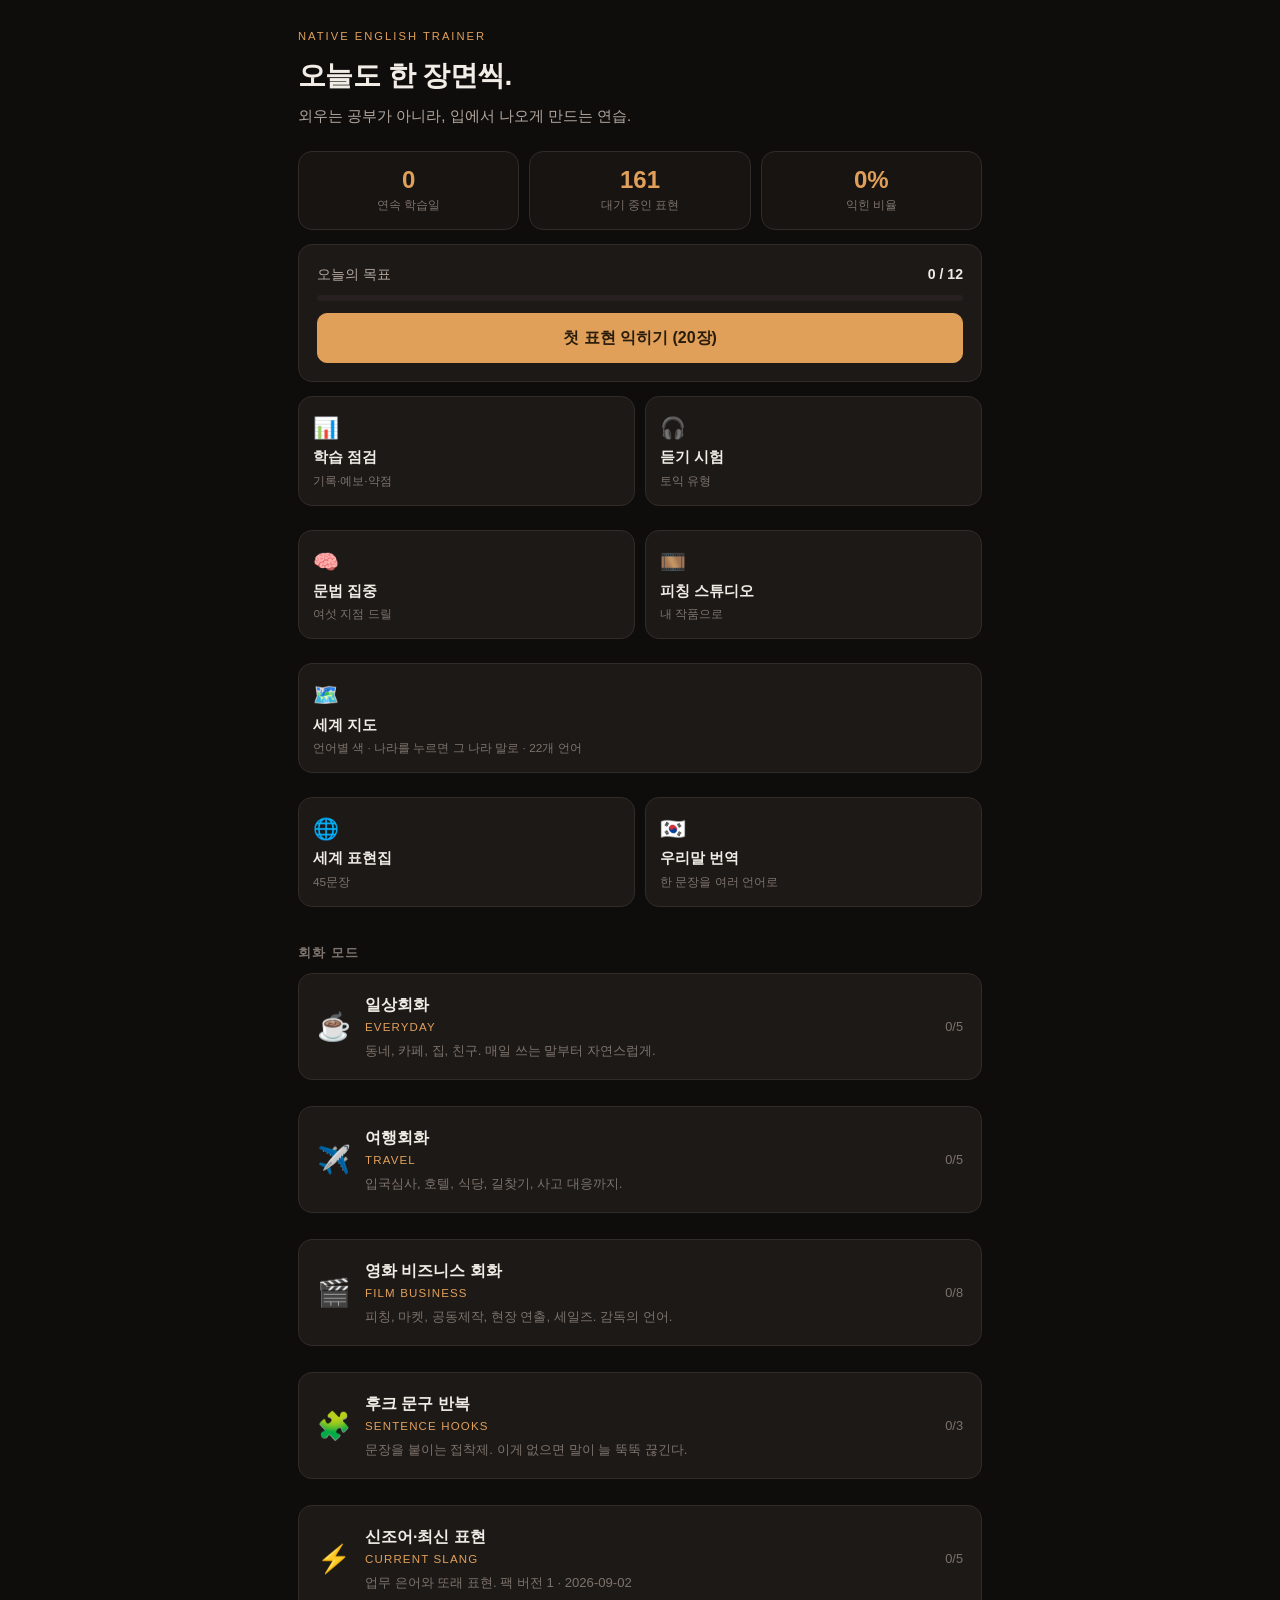
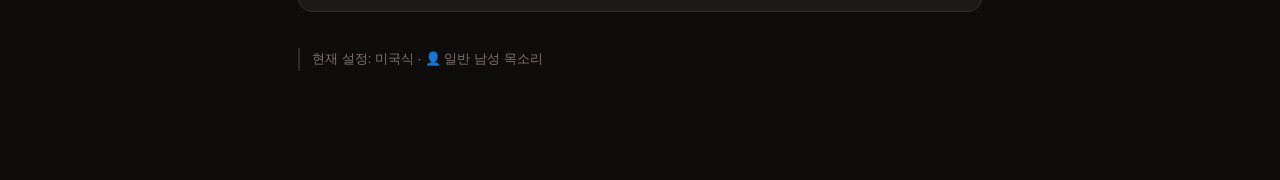
<file: index.html>
<!DOCTYPE html>
<html lang="ko">
<head>
<meta charset="utf-8">
<meta name="viewport" content="width=device-width, initial-scale=1, viewport-fit=cover">
<meta name="theme-color" content="#0f0d0c">
<title>Native English Trainer</title>
<link rel="stylesheet" href="assets/style.css">
<link rel="stylesheet" href="assets/themes.css">
<link rel="manifest" href="manifest.webmanifest">
<link rel="apple-touch-icon" href="assets/icon-192.png">
<meta name="apple-mobile-web-app-capable" content="yes">
<meta name="apple-mobile-web-app-status-bar-style" content="black-translucent">
<meta name="apple-mobile-web-app-title" content="English">
<link rel="icon" href="data:image/svg+xml,<svg xmlns='http://www.w3.org/2000/svg' viewBox='0 0 100 100'><text y='.9em' font-size='90'>🎬</text></svg>">
</head>
<body>
  <main id="app"></main>

  <script src="js/version.js"></script>

  <!-- 학습 내용 -->
  <script src="js/data/daily.js"></script>
  <script src="js/data/travel.js"></script>
  <script src="js/data/film.js"></script>
  <script src="js/data/focus.js"></script>
  <script src="js/data/slang.js"></script>
  <script src="js/data/exam.js"></script>
  <script src="js/data/dialect.js"></script>
  <script src="js/data/personas.js"></script>
  <script src="js/data/multi.js"></script>
  <script src="js/data/multi-world.js"></script>
  <script src="js/data/countries.js"></script>
  <script src="js/data/world-map.js"></script>

  <!-- 엔진 -->
  <script src="js/store.js"></script>
  <script src="js/srs.js"></script>
  <script src="js/speech.js"></script>
  <script src="js/ui.js"></script>
  <script src="js/generator.js"></script>
  <script src="js/autopack.js"></script>
  <script src="js/data/derived.js"></script>

  <!-- 화면 -->
  <script src="js/ai.js"></script>
  <script src="js/multilang.js"></script>
  <script src="js/worldmap.js"></script>
  <script src="js/translate.js"></script>
  <script src="js/views.js"></script>
  <script src="js/app.js"></script>

  <script>
    // 오프라인 캐시. file://로 열었을 때는 등록되지 않으니 조용히 넘어간다.
    if ('serviceWorker' in navigator && location.protocol.startsWith('http')) {
      // 처음 설치할 때도 제어권이 넘어오므로, 원래 관리자가 있었을 때만 "새 버전" 알림을 띄운다
      var hadController = !!navigator.serviceWorker.controller;

      navigator.serviceWorker.addEventListener('controllerchange', function () {
        if (!hadController || document.getElementById('update-bar')) return;
        var bar = document.createElement('div');
        bar.id = 'update-bar';
        bar.className = 'update-bar';
        bar.innerHTML = '<span>새 버전이 준비됐다</span><button type="button">지금 적용</button>';
        bar.querySelector('button').onclick = function () { location.reload(); };
        document.body.appendChild(bar);
      });

      window.addEventListener('load', function () {
        navigator.serviceWorker.register('sw.js').then(function (reg) {
          // 앱을 오래 켜둔 채로 쓰는 경우를 위해 한 시간마다 새 버전을 확인한다
          setInterval(function () { reg.update().catch(function () {}); }, 60 * 60 * 1000);
        }).catch(function () { /* 캐시 없이도 앱은 동작한다 */ });
      });
    }
  </script>
</body>
</html>
</file>
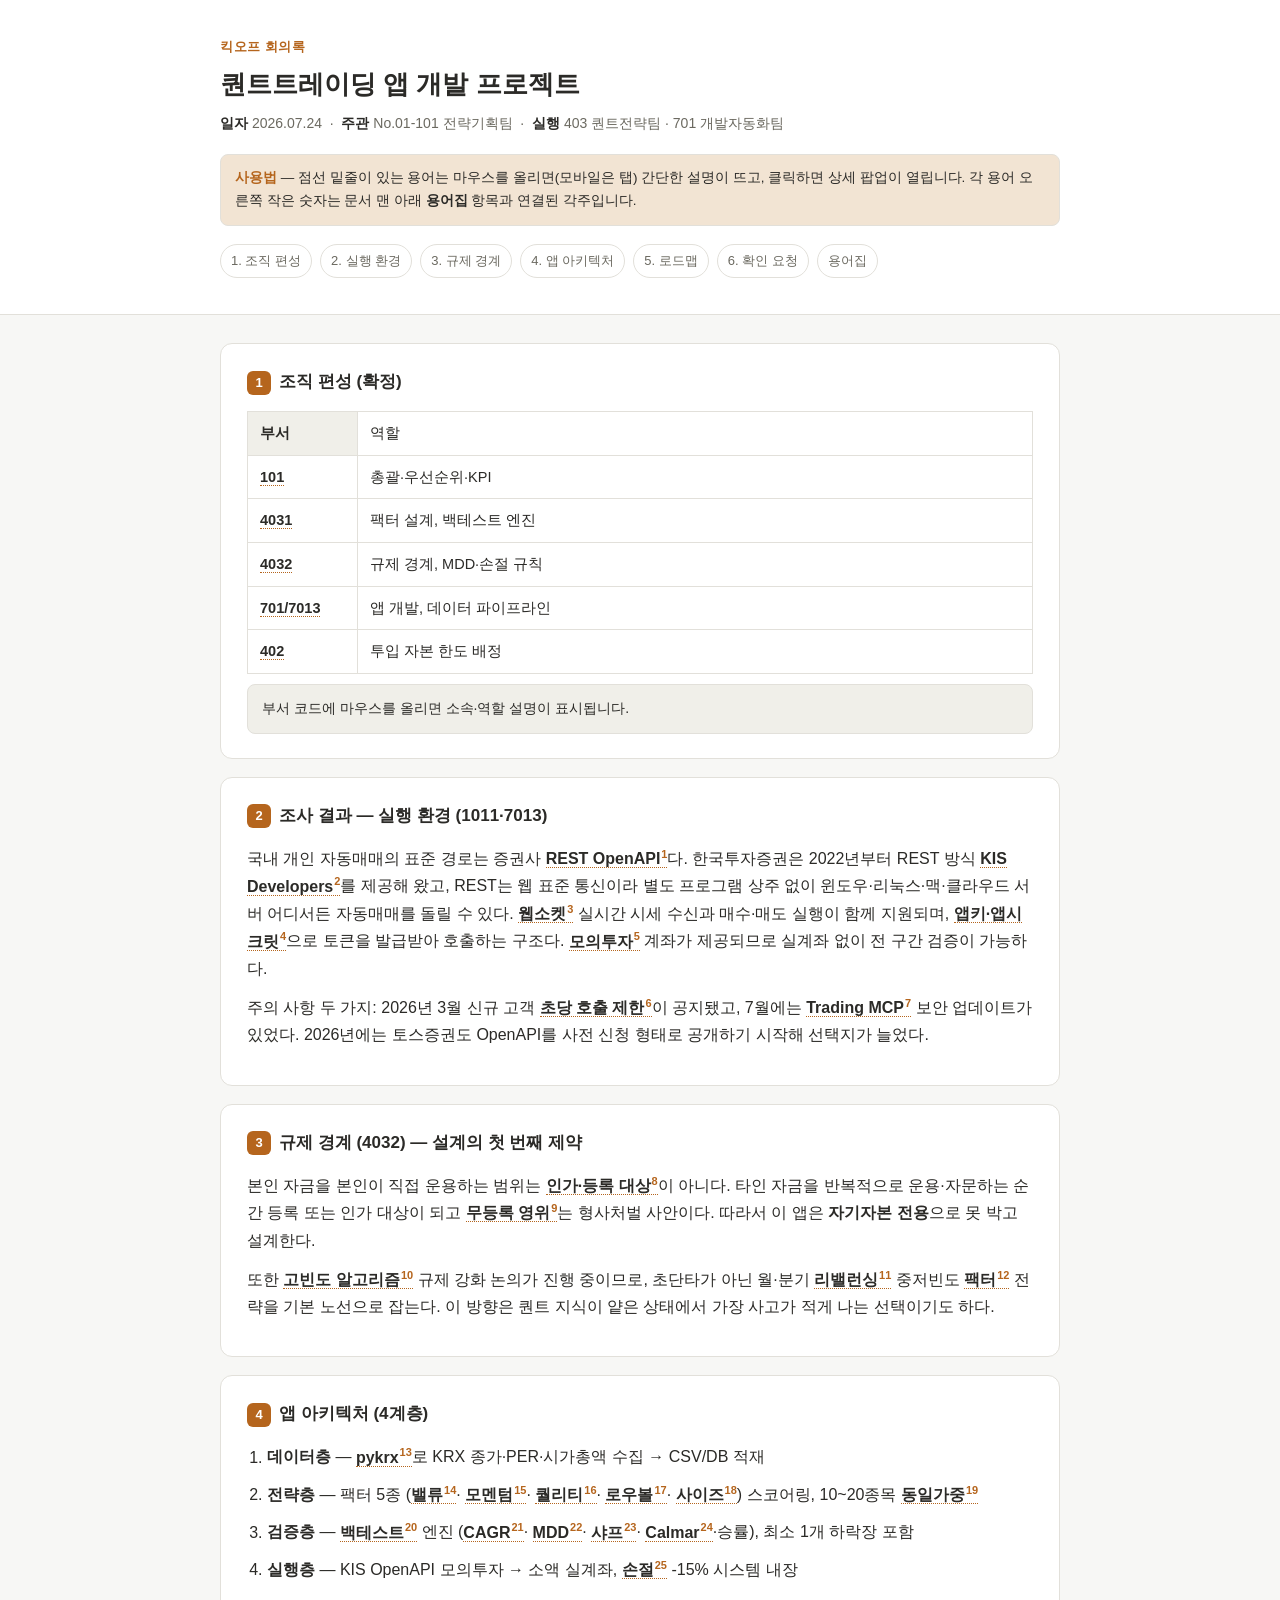
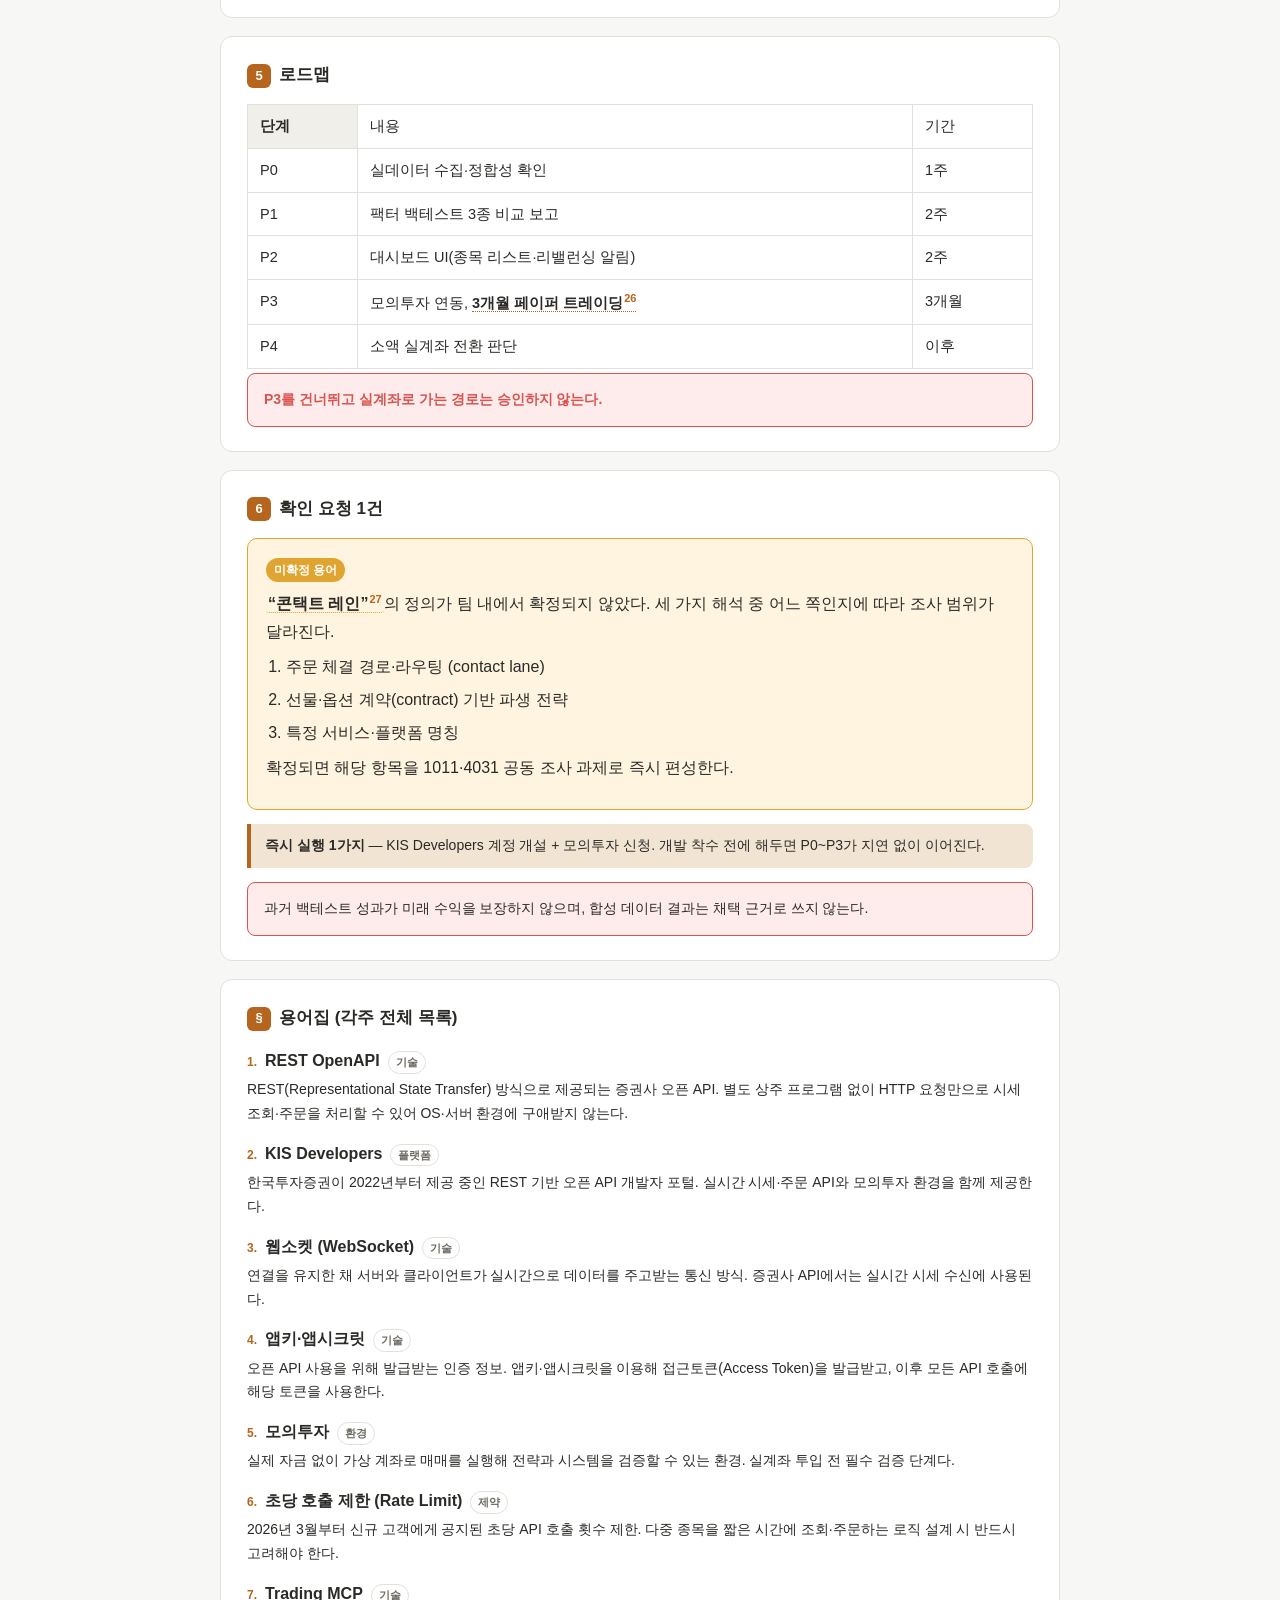
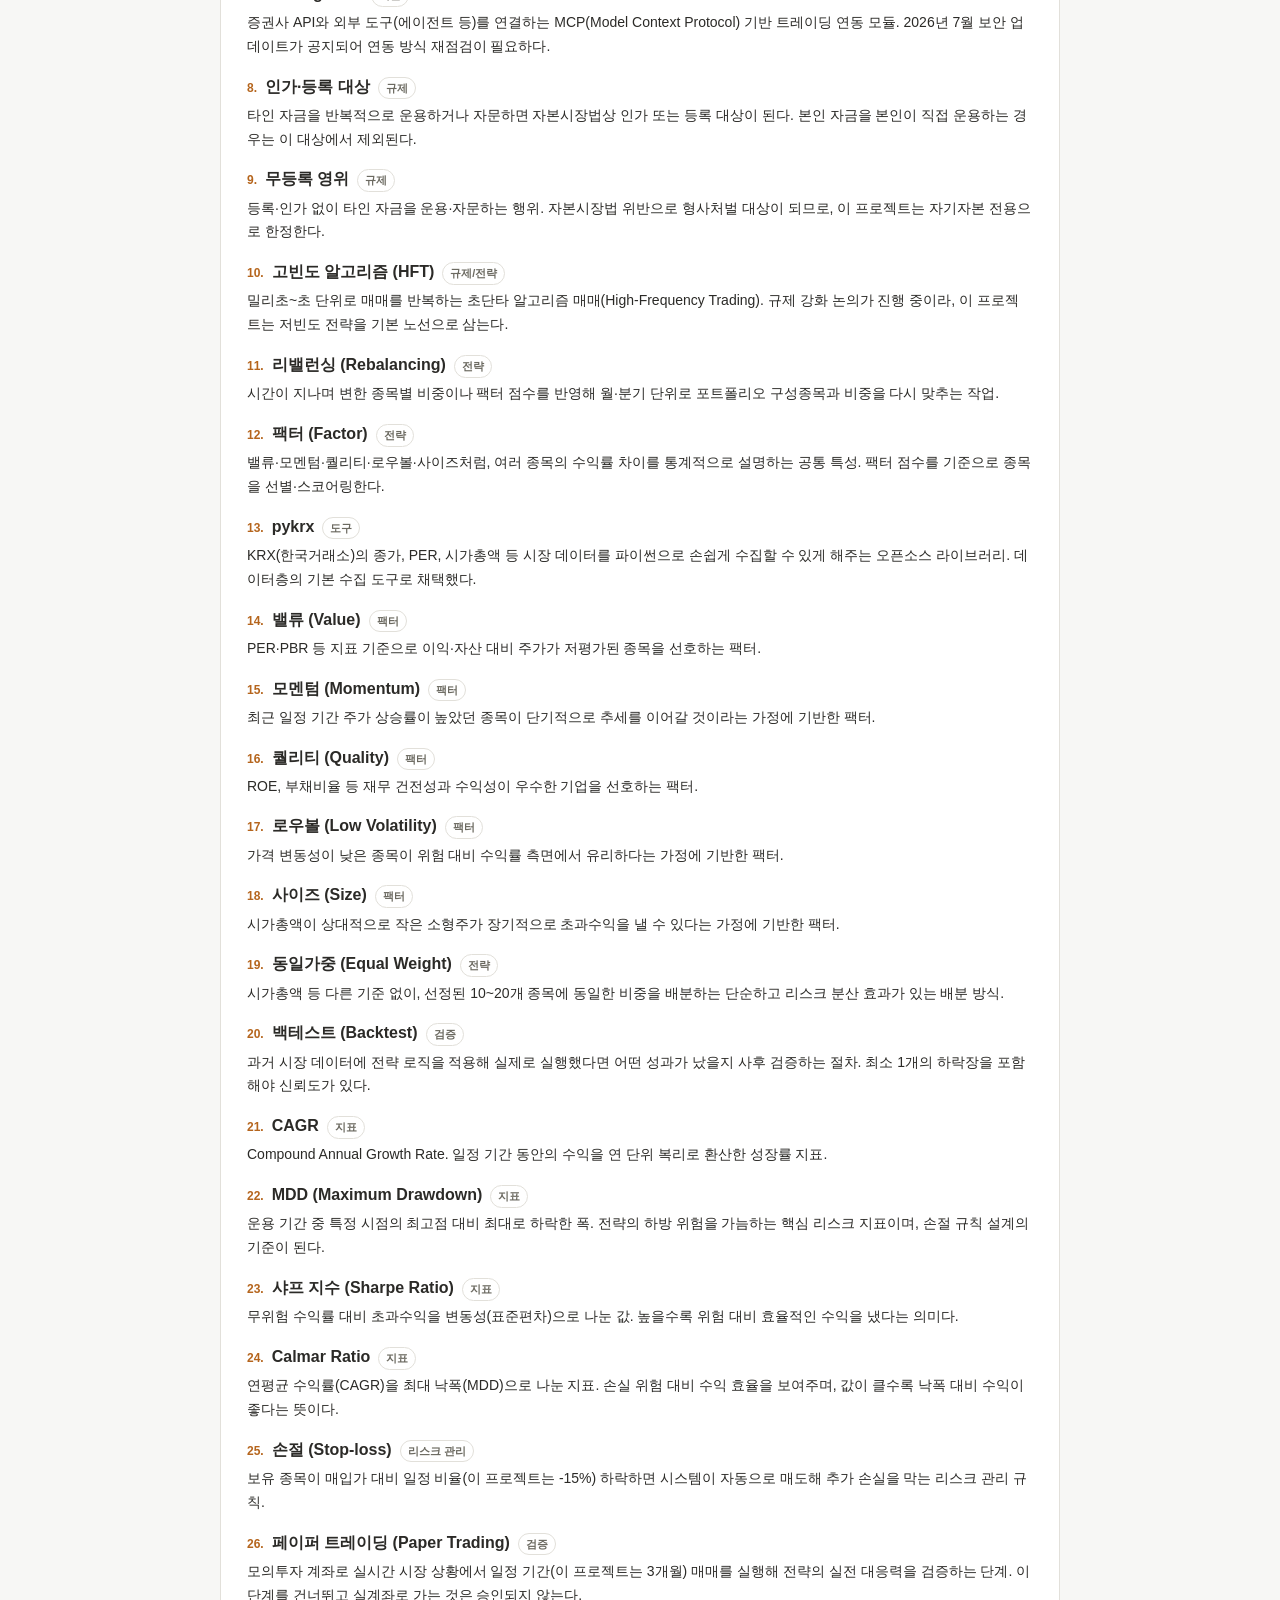
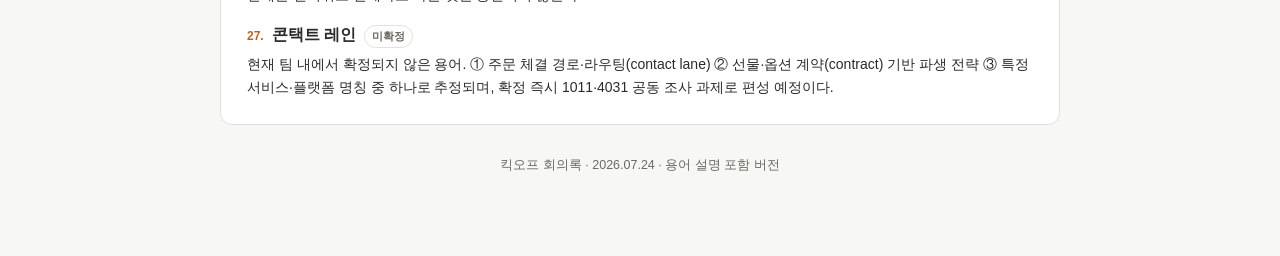
<file: docs/2026-07-24-kickoff-quant-app.html>
<!DOCTYPE html>
<html lang="ko">
<head>
<meta charset="UTF-8">
<meta name="viewport" content="width=device-width, initial-scale=1.0">
<title>킥오프 회의록 — 퀀트트레이딩 앱 개발 프로젝트 (2026.07.24)</title>
<style>
  :root{
    --bg:#f7f7f5;
    --panel:#ffffff;
    --border:#e2e0da;
    --text:#2b2a27;
    --muted:#6b6960;
    --accent:#b5651d;
    --accent-soft:#f2e4d3;
    --term-underline:#b5651d;
    --pending-bg:#fff4e0;
    --pending-border:#e0a531;
    --warn-bg:#fdeceb;
    --warn-border:#d9534f;
    --code-bg:#f0efe9;
    --shadow: 0 6px 24px rgba(0,0,0,0.08);
  }
  @media (prefers-color-scheme: dark){
    :root{
      --bg:#1b1a18;
      --panel:#242320;
      --border:#3a3833;
      --text:#e9e6de;
      --muted:#a8a49a;
      --accent:#e0a24c;
      --accent-soft:#3a2f1f;
      --term-underline:#e0a24c;
      --pending-bg:#3a2e12;
      --pending-border:#c98a2c;
      --warn-bg:#3a1f1d;
      --warn-border:#c76b64;
      --code-bg:#2c2a26;
      --shadow: 0 6px 24px rgba(0,0,0,0.35);
    }
  }
  *{box-sizing:border-box;}
  body{
    margin:0;
    background:var(--bg);
    color:var(--text);
    font-family:"Pretendard","Apple SD Gothic Neo","Malgun Gothic",-apple-system,BlinkMacSystemFont,sans-serif;
    line-height:1.7;
    padding:0 0 80px;
  }
  .wrap{max-width:880px;margin:0 auto;padding:0 20px;}
  header.hero{
    background:var(--panel);
    border-bottom:1px solid var(--border);
    padding:36px 0 28px;
    margin-bottom:28px;
  }
  header.hero .wrap{max-width:880px;}
  .eyebrow{
    font-size:13px;
    color:var(--accent);
    font-weight:700;
    letter-spacing:.04em;
    text-transform:uppercase;
    margin-bottom:8px;
  }
  h1{font-size:26px;margin:0 0 10px;line-height:1.4;}
  .meta{color:var(--muted);font-size:14px;}
  .meta b{color:var(--text);}
  .howto{
    margin-top:18px;
    padding:12px 14px;
    background:var(--accent-soft);
    border:1px solid var(--border);
    border-radius:8px;
    font-size:13.5px;
    color:var(--text);
  }
  .howto strong{color:var(--accent);}
  nav.toc{
    display:flex;
    flex-wrap:wrap;
    gap:8px;
    margin:18px 0 8px;
  }
  nav.toc a{
    font-size:13px;
    padding:5px 10px;
    border:1px solid var(--border);
    border-radius:999px;
    color:var(--muted);
    text-decoration:none;
    background:var(--panel);
  }
  nav.toc a:hover{color:var(--accent);border-color:var(--accent);}

  section{
    background:var(--panel);
    border:1px solid var(--border);
    border-radius:12px;
    padding:24px 26px;
    margin-bottom:18px;
    scroll-margin-top:16px;
  }
  section h2{
    font-size:17px;
    margin:0 0 14px;
    display:flex;
    align-items:center;
    gap:8px;
  }
  section h2 .num{
    display:inline-flex;
    align-items:center;
    justify-content:center;
    width:24px;height:24px;
    border-radius:6px;
    background:var(--accent);
    color:#fff;
    font-size:13px;
    font-weight:700;
  }
  p{margin:0 0 12px;}
  table{width:100%;border-collapse:collapse;font-size:14.5px;}
  th,td{border:1px solid var(--border);padding:9px 12px;text-align:left;vertical-align:top;}
  th{background:var(--code-bg);font-weight:700;width:110px;}
  ol.arch{margin:0;padding-left:20px;}
  ol.arch li{margin-bottom:10px;}

  .note-box{
    border:1px solid var(--border);
    background:var(--code-bg);
    border-radius:8px;
    padding:12px 14px;
    font-size:14px;
    margin-top:10px;
  }
  .warn-box{
    border:1px solid var(--warn-border);
    background:var(--warn-bg);
    border-radius:8px;
    padding:14px 16px;
    font-size:14px;
    margin-top:4px;
  }
  .warn-box b{color:var(--warn-border);}

  .pending-box{
    border:1px solid var(--pending-border);
    background:var(--pending-bg);
    border-radius:10px;
    padding:16px 18px;
    margin-top:8px;
  }
  .pending-box .tag{
    display:inline-block;
    font-size:12px;
    font-weight:700;
    color:#fff;
    background:var(--pending-border);
    padding:2px 8px;
    border-radius:999px;
    margin-bottom:8px;
  }
  .pending-box ol{margin:8px 0 0;padding-left:20px;}
  .pending-box li{margin-bottom:6px;}

  .action-box{
    border-left:4px solid var(--accent);
    padding:10px 14px;
    background:var(--accent-soft);
    border-radius:0 8px 8px 0;
    font-size:14px;
    margin-top:14px;
  }

  /* --- 용어 하이라이트 & 각주 --- */
  .term{
    border-bottom:1.5px dotted var(--term-underline);
    cursor:help;
    color:inherit;
    position:relative;
    font-weight:600;
  }
  .term:hover, .term:focus{
    background:var(--accent-soft);
    outline:none;
  }
  .term.pending-term{
    border-bottom-color:var(--pending-border);
    background:var(--pending-bg);
    padding:0 2px;
    border-radius:3px;
  }
  sup.fn{
    font-size:11px;
    color:var(--accent);
    margin-left:1px;
    text-decoration:none;
  }
  sup.fn a{color:inherit;text-decoration:none;}

  #tooltip{
    position:fixed;
    max-width:280px;
    background:var(--text);
    color:var(--bg);
    font-size:12.5px;
    line-height:1.5;
    padding:8px 10px;
    border-radius:6px;
    box-shadow:var(--shadow);
    pointer-events:none;
    opacity:0;
    transform:translateY(4px);
    transition:opacity .12s ease, transform .12s ease;
    z-index:60;
  }
  #tooltip.show{opacity:1;transform:translateY(0);}

  /* --- 모달 --- */
  .modal-overlay{
    position:fixed;inset:0;
    background:rgba(0,0,0,.45);
    display:none;
    align-items:center;justify-content:center;
    z-index:100;
    padding:20px;
  }
  .modal-overlay.open{display:flex;}
  .modal{
    background:var(--panel);
    border:1px solid var(--border);
    border-radius:12px;
    max-width:460px;
    width:100%;
    padding:22px 24px;
    box-shadow:var(--shadow);
    position:relative;
  }
  .modal .cat{
    display:inline-block;
    font-size:11px;
    font-weight:700;
    color:var(--accent);
    background:var(--accent-soft);
    padding:2px 8px;
    border-radius:999px;
    margin-bottom:10px;
  }
  .modal h3{margin:0 0 10px;font-size:18px;}
  .modal p{font-size:14px;color:var(--text);margin-bottom:8px;}
  .modal .close{
    position:absolute;top:14px;right:16px;
    background:none;border:none;
    font-size:18px;cursor:pointer;color:var(--muted);
    line-height:1;
  }
  .modal .close:hover{color:var(--accent);}

  /* --- 용어집 --- */
  #glossary dl{margin:0;}
  #glossary dt{
    font-weight:700;
    margin-top:14px;
    scroll-margin-top:16px;
    display:flex;
    align-items:baseline;
    gap:8px;
  }
  #glossary dt .gnum{color:var(--accent);font-size:12px;font-weight:700;}
  #glossary dt .gcat{
    font-size:11px;font-weight:600;color:var(--muted);
    border:1px solid var(--border);border-radius:999px;padding:1px 7px;
  }
  #glossary dd{margin:4px 0 0;color:var(--text);font-size:14px;}
  #glossary dd.short{color:var(--muted);font-size:12.5px;margin-top:2px;}
  #glossary dt.flash{background:var(--accent-soft);border-radius:6px;}

  .orgcodes{font-size:14px;}
  .orgcodes table{margin-top:6px;}

  footer.pagefoot{
    text-align:center;
    color:var(--muted);
    font-size:12.5px;
    margin-top:30px;
  }
</style>
</head>
<body>

<header class="hero">
  <div class="wrap">
    <div class="eyebrow">킥오프 회의록</div>
    <h1>퀀트트레이딩 앱 개발 프로젝트</h1>
    <div class="meta">
      <b>일자</b> 2026.07.24 &nbsp;·&nbsp;
      <b>주관</b> No.01-101 전략기획팀 &nbsp;·&nbsp;
      <b>실행</b> 403 퀀트전략팀 · 701 개발자동화팀
    </div>
    <div class="howto">
      <strong>사용법</strong> — 점선 밑줄이 있는 용어는 마우스를 올리면(모바일은 탭) 간단한 설명이 뜨고, 클릭하면 상세 팝업이 열립니다. 각 용어 오른쪽 작은 숫자는 문서 맨 아래 <b>용어집</b> 항목과 연결된 각주입니다.
    </div>
    <nav class="toc">
      <a href="#s1">1. 조직 편성</a>
      <a href="#s2">2. 실행 환경</a>
      <a href="#s3">3. 규제 경계</a>
      <a href="#s4">4. 앱 아키텍처</a>
      <a href="#s5">5. 로드맵</a>
      <a href="#s6">6. 확인 요청</a>
      <a href="#glossary">용어집</a>
    </nav>
  </div>
</header>

<div class="wrap">

  <section id="s1">
    <h2><span class="num">1</span>조직 편성 (확정)</h2>
    <table>
      <tr><th>부서</th><td>역할</td></tr>
      <tr>
        <td><span class="term" tabindex="0" data-term="org-101">101</span></td>
        <td>총괄·우선순위·KPI</td>
      </tr>
      <tr>
        <td><span class="term" tabindex="0" data-term="org-4031">4031</span></td>
        <td>팩터 설계, 백테스트 엔진</td>
      </tr>
      <tr>
        <td><span class="term" tabindex="0" data-term="org-4032">4032</span></td>
        <td>규제 경계, MDD·손절 규칙</td>
      </tr>
      <tr>
        <td><span class="term" tabindex="0" data-term="org-701">701/7013</span></td>
        <td>앱 개발, 데이터 파이프라인</td>
      </tr>
      <tr>
        <td><span class="term" tabindex="0" data-term="org-402">402</span></td>
        <td>투입 자본 한도 배정</td>
      </tr>
    </table>
    <div class="note-box orgcodes">
      부서 코드에 마우스를 올리면 소속·역할 설명이 표시됩니다.
    </div>
  </section>

  <section id="s2">
    <h2><span class="num">2</span>조사 결과 — 실행 환경 (1011·7013)</h2>
    <p>
      국내 개인 자동매매의 표준 경로는 증권사
      <span class="term" tabindex="0" data-term="rest-api">REST OpenAPI<sup class="fn"><a href="#g-rest-api">1</a></sup></span>다.
      한국투자증권은 2022년부터 REST 방식
      <span class="term" tabindex="0" data-term="kis-dev">KIS Developers<sup class="fn"><a href="#g-kis-dev">2</a></sup></span>를
      제공해 왔고, REST는 웹 표준 통신이라 별도 프로그램 상주 없이 윈도우·리눅스·맥·클라우드 서버 어디서든 자동매매를 돌릴 수 있다.
      <span class="term" tabindex="0" data-term="websocket">웹소켓<sup class="fn"><a href="#g-websocket">3</a></sup></span>
      실시간 시세 수신과 매수·매도 실행이 함께 지원되며,
      <span class="term" tabindex="0" data-term="appkey">앱키·앱시크릿<sup class="fn"><a href="#g-appkey">4</a></sup></span>으로
      토큰을 발급받아 호출하는 구조다.
      <span class="term" tabindex="0" data-term="mock-trading">모의투자<sup class="fn"><a href="#g-mock-trading">5</a></sup></span>
      계좌가 제공되므로 실계좌 없이 전 구간 검증이 가능하다.
    </p>
    <p>
      주의 사항 두 가지: 2026년 3월 신규 고객
      <span class="term" tabindex="0" data-term="rate-limit">초당 호출 제한<sup class="fn"><a href="#g-rate-limit">6</a></sup></span>이
      공지됐고, 7월에는
      <span class="term" tabindex="0" data-term="trading-mcp">Trading MCP<sup class="fn"><a href="#g-trading-mcp">7</a></sup></span>
      보안 업데이트가 있었다. 2026년에는 토스증권도 OpenAPI를 사전 신청 형태로 공개하기 시작해 선택지가 늘었다.
    </p>
  </section>

  <section id="s3">
    <h2><span class="num">3</span>규제 경계 (4032) — 설계의 첫 번째 제약</h2>
    <p>
      본인 자금을 본인이 직접 운용하는 범위는
      <span class="term" tabindex="0" data-term="license">인가·등록 대상<sup class="fn"><a href="#g-license">8</a></sup></span>이
      아니다. 타인 자금을 반복적으로 운용·자문하는 순간 등록 또는 인가 대상이 되고
      <span class="term" tabindex="0" data-term="unregistered">무등록 영위<sup class="fn"><a href="#g-unregistered">9</a></sup></span>는
      형사처벌 사안이다. 따라서 이 앱은 <b>자기자본 전용</b>으로 못 박고 설계한다.
    </p>
    <p>
      또한 <span class="term" tabindex="0" data-term="hft">고빈도 알고리즘<sup class="fn"><a href="#g-hft">10</a></sup></span>
      규제 강화 논의가 진행 중이므로, 초단타가 아닌 월·분기
      <span class="term" tabindex="0" data-term="rebalancing">리밸런싱<sup class="fn"><a href="#g-rebalancing">11</a></sup></span>
      중저빈도 <span class="term" tabindex="0" data-term="factor">팩터<sup class="fn"><a href="#g-factor">12</a></sup></span>
      전략을 기본 노선으로 잡는다. 이 방향은 퀀트 지식이 얕은 상태에서 가장 사고가 적게 나는 선택이기도 하다.
    </p>
  </section>

  <section id="s4">
    <h2><span class="num">4</span>앱 아키텍처 (4계층)</h2>
    <ol class="arch">
      <li>
        <b>데이터층</b> —
        <span class="term" tabindex="0" data-term="pykrx">pykrx<sup class="fn"><a href="#g-pykrx">13</a></sup></span>로
        KRX 종가·PER·시가총액 수집 → CSV/DB 적재
      </li>
      <li>
        <b>전략층</b> — 팩터 5종
        (<span class="term" tabindex="0" data-term="value">밸류<sup class="fn"><a href="#g-value">14</a></sup></span>·
        <span class="term" tabindex="0" data-term="momentum">모멘텀<sup class="fn"><a href="#g-momentum">15</a></sup></span>·
        <span class="term" tabindex="0" data-term="quality">퀄리티<sup class="fn"><a href="#g-quality">16</a></sup></span>·
        <span class="term" tabindex="0" data-term="lowvol">로우볼<sup class="fn"><a href="#g-lowvol">17</a></sup></span>·
        <span class="term" tabindex="0" data-term="size">사이즈<sup class="fn"><a href="#g-size">18</a></sup></span>)
        스코어링, 10~20종목
        <span class="term" tabindex="0" data-term="equalweight">동일가중<sup class="fn"><a href="#g-equalweight">19</a></sup></span>
      </li>
      <li>
        <b>검증층</b> —
        <span class="term" tabindex="0" data-term="backtest">백테스트<sup class="fn"><a href="#g-backtest">20</a></sup></span>
        엔진 (<span class="term" tabindex="0" data-term="cagr">CAGR<sup class="fn"><a href="#g-cagr">21</a></sup></span>·
        <span class="term" tabindex="0" data-term="mdd">MDD<sup class="fn"><a href="#g-mdd">22</a></sup></span>·
        <span class="term" tabindex="0" data-term="sharpe">샤프<sup class="fn"><a href="#g-sharpe">23</a></sup></span>·
        <span class="term" tabindex="0" data-term="calmar">Calmar<sup class="fn"><a href="#g-calmar">24</a></sup></span>·승률),
        최소 1개 하락장 포함
      </li>
      <li>
        <b>실행층</b> — KIS OpenAPI 모의투자 → 소액 실계좌,
        <span class="term" tabindex="0" data-term="stoploss">손절<sup class="fn"><a href="#g-stoploss">25</a></sup></span>
        -15% 시스템 내장
      </li>
    </ol>
  </section>

  <section id="s5">
    <h2><span class="num">5</span>로드맵</h2>
    <table>
      <tr><th>단계</th><td>내용</td><td>기간</td></tr>
      <tr><td>P0</td><td>실데이터 수집·정합성 확인</td><td>1주</td></tr>
      <tr><td>P1</td><td>팩터 백테스트 3종 비교 보고</td><td>2주</td></tr>
      <tr><td>P2</td><td>대시보드 UI(종목 리스트·리밸런싱 알림)</td><td>2주</td></tr>
      <tr>
        <td>P3</td>
        <td>모의투자 연동,
          <span class="term" tabindex="0" data-term="paper-trading">3개월 페이퍼 트레이딩<sup class="fn"><a href="#g-paper-trading">26</a></sup></span>
        </td>
        <td>3개월</td>
      </tr>
      <tr><td>P4</td><td>소액 실계좌 전환 판단</td><td>이후</td></tr>
    </table>
    <div class="warn-box"><b>P3를 건너뛰고 실계좌로 가는 경로는 승인하지 않는다.</b></div>
  </section>

  <section id="s6">
    <h2><span class="num">6</span>확인 요청 1건</h2>
    <div class="pending-box">
      <span class="tag">미확정 용어</span>
      <p style="margin:0;">
        <span class="term pending-term" tabindex="0" data-term="contact-lane">“콘택트 레인”<sup class="fn"><a href="#g-contact-lane">27</a></sup></span>의
        정의가 팀 내에서 확정되지 않았다. 세 가지 해석 중 어느 쪽인지에 따라 조사 범위가 달라진다.
      </p>
      <ol>
        <li>주문 체결 경로·라우팅 (contact lane)</li>
        <li>선물·옵션 계약(contract) 기반 파생 전략</li>
        <li>특정 서비스·플랫폼 명칭</li>
      </ol>
      <p style="margin-top:8px;">확정되면 해당 항목을 1011·4031 공동 조사 과제로 즉시 편성한다.</p>
    </div>

    <div class="action-box">
      <b>즉시 실행 1가지</b> — KIS Developers 계정 개설 + 모의투자 신청. 개발 착수 전에 해두면 P0~P3가 지연 없이 이어진다.
    </div>

    <div class="warn-box" style="margin-top:14px;">
      과거 백테스트 성과가 미래 수익을 보장하지 않으며, 합성 데이터 결과는 채택 근거로 쓰지 않는다.
    </div>
  </section>

  <section id="glossary">
    <h2><span class="num">§</span>용어집 (각주 전체 목록)</h2>
    <dl id="glossary-list"></dl>
  </section>

</div>

<footer class="pagefoot">킥오프 회의록 · 2026.07.24 · 용어 설명 포함 버전</footer>

<div id="tooltip" role="tooltip"></div>

<div class="modal-overlay" id="modal-overlay">
  <div class="modal" role="dialog" aria-modal="true">
    <button class="close" id="modal-close" aria-label="닫기">✕</button>
    <span class="cat" id="modal-cat"></span>
    <h3 id="modal-title"></h3>
    <p id="modal-body"></p>
  </div>
</div>

<script>
const TERMS = {
  "org-101": {n:null, cat:"조직 코드", term:"101", short:"No.01 전략기획팀 (총괄부서)", full:"No.01 전략총괄 산하 101 전략기획팀. 이 프로젝트의 총괄·우선순위 결정·KPI 관리를 맡는다."},
  "org-4031": {n:null, cat:"조직 코드", term:"4031", short:"퀀트전략팀 내 팩터·백테스트 엔진 담당(주력)", full:"No.04-403 퀀트전략팀 산하 4031. 팩터 라이브러리 설계와 백테스트 엔진 개발을 전담하는 주력 조직."},
  "org-4032": {n:null, cat:"조직 코드", term:"4032", short:"퀀트전략팀 내 리스크·규제관리 담당", full:"No.04-403 퀀트전략팀 산하 4032. 규제 경계 확인, MDD·손절 규칙 등 리스크 관리 기준을 설계한다."},
  "org-701": {n:null, cat:"조직 코드", term:"701/7013", short:"개발자동화팀 / 데이터관리 담당", full:"No.07 기술총괄 산하 701 개발자동화팀과 그 아래 7013 데이터관리 조직. 앱 개발과 데이터 파이프라인 구축을 맡는다."},
  "org-402": {n:null, cat:"조직 코드", term:"402", short:"자산관리팀 (투입 자본 한도 배정)", full:"No.04 재무총괄 산하 402 자산관리팀. 이 프로젝트에 투입할 자본의 한도를 배정하는 역할."},

  "rest-api": {n:1, cat:"기술", term:"REST OpenAPI", short:"HTTP 웹표준으로 호출하는 개방형 증권사 API", full:"REST(Representational State Transfer) 방식으로 제공되는 증권사 오픈 API. 별도 상주 프로그램 없이 HTTP 요청만으로 시세 조회·주문을 처리할 수 있어 OS·서버 환경에 구애받지 않는다."},
  "kis-dev": {n:2, cat:"플랫폼", term:"KIS Developers", short:"한국투자증권이 운영하는 오픈 API 개발자 포털", full:"한국투자증권이 2022년부터 제공 중인 REST 기반 오픈 API 개발자 포털. 실시간 시세·주문 API와 모의투자 환경을 함께 제공한다."},
  "websocket": {n:3, cat:"기술", term:"웹소켓 (WebSocket)", short:"서버-클라이언트 간 실시간 양방향 통신 프로토콜", full:"연결을 유지한 채 서버와 클라이언트가 실시간으로 데이터를 주고받는 통신 방식. 증권사 API에서는 실시간 시세 수신에 사용된다."},
  "appkey": {n:4, cat:"기술", term:"앱키·앱시크릿", short:"API 인증에 쓰이는 키 쌍, 접근토큰 발급에 사용", full:"오픈 API 사용을 위해 발급받는 인증 정보. 앱키·앱시크릿을 이용해 접근토큰(Access Token)을 발급받고, 이후 모든 API 호출에 해당 토큰을 사용한다."},
  "mock-trading": {n:5, cat:"환경", term:"모의투자", short:"가상 자금으로 매매를 검증하는 테스트 계좌", full:"실제 자금 없이 가상 계좌로 매매를 실행해 전략과 시스템을 검증할 수 있는 환경. 실계좌 투입 전 필수 검증 단계다."},
  "rate-limit": {n:6, cat:"제약", term:"초당 호출 제한 (Rate Limit)", short:"API를 초당 몇 회까지 호출할 수 있는지에 대한 제한", full:"2026년 3월부터 신규 고객에게 공지된 초당 API 호출 횟수 제한. 다중 종목을 짧은 시간에 조회·주문하는 로직 설계 시 반드시 고려해야 한다."},
  "trading-mcp": {n:7, cat:"기술", term:"Trading MCP", short:"2026년 7월 보안 업데이트가 있었던 트레이딩 연동 모듈", full:"증권사 API와 외부 도구(에이전트 등)를 연결하는 MCP(Model Context Protocol) 기반 트레이딩 연동 모듈. 2026년 7월 보안 업데이트가 공지되어 연동 방식 재점검이 필요하다."},

  "license": {n:8, cat:"규제", term:"인가·등록 대상", short:"금융투자업 관련 법령상 정식 인가·등록이 필요한 범위", full:"타인 자금을 반복적으로 운용하거나 자문하면 자본시장법상 인가 또는 등록 대상이 된다. 본인 자금을 본인이 직접 운용하는 경우는 이 대상에서 제외된다."},
  "unregistered": {n:9, cat:"규제", term:"무등록 영위", short:"필요한 등록 없이 금융업을 영위하는 행위 (형사처벌 대상)", full:"등록·인가 없이 타인 자금을 운용·자문하는 행위. 자본시장법 위반으로 형사처벌 대상이 되므로, 이 프로젝트는 자기자본 전용으로 한정한다."},
  "hft": {n:10, cat:"규제/전략", term:"고빈도 알고리즘 (HFT)", short:"초단위로 매매를 반복하는 초단타 자동매매", full:"밀리초~초 단위로 매매를 반복하는 초단타 알고리즘 매매(High-Frequency Trading). 규제 강화 논의가 진행 중이라, 이 프로젝트는 저빈도 전략을 기본 노선으로 삼는다."},
  "rebalancing": {n:11, cat:"전략", term:"리밸런싱 (Rebalancing)", short:"포트폴리오 구성종목·비중을 주기적으로 재조정하는 것", full:"시간이 지나며 변한 종목별 비중이나 팩터 점수를 반영해 월·분기 단위로 포트폴리오 구성종목과 비중을 다시 맞추는 작업."},
  "factor": {n:12, cat:"전략", term:"팩터 (Factor)", short:"주가 수익률 차이를 설명하는 공통 특성 지표", full:"밸류·모멘텀·퀄리티·로우볼·사이즈처럼, 여러 종목의 수익률 차이를 통계적으로 설명하는 공통 특성. 팩터 점수를 기준으로 종목을 선별·스코어링한다."},

  "pykrx": {n:13, cat:"도구", term:"pykrx", short:"한국거래소(KRX) 데이터를 파이썬으로 수집하는 오픈소스 라이브러리", full:"KRX(한국거래소)의 종가, PER, 시가총액 등 시장 데이터를 파이썬으로 손쉽게 수집할 수 있게 해주는 오픈소스 라이브러리. 데이터층의 기본 수집 도구로 채택했다."},
  "value": {n:14, cat:"팩터", term:"밸류 (Value)", short:"저평가된 종목을 선호하는 팩터 (PER·PBR 등)", full:"PER·PBR 등 지표 기준으로 이익·자산 대비 주가가 저평가된 종목을 선호하는 팩터."},
  "momentum": {n:15, cat:"팩터", term:"모멘텀 (Momentum)", short:"최근 상승 추세가 지속될 것을 기대하는 팩터", full:"최근 일정 기간 주가 상승률이 높았던 종목이 단기적으로 추세를 이어갈 것이라는 가정에 기반한 팩터."},
  "quality": {n:16, cat:"팩터", term:"퀄리티 (Quality)", short:"수익성·재무 건전성이 우수한 기업을 선호하는 팩터", full:"ROE, 부채비율 등 재무 건전성과 수익성이 우수한 기업을 선호하는 팩터."},
  "lowvol": {n:17, cat:"팩터", term:"로우볼 (Low Volatility)", short:"주가 변동성이 낮은 종목을 선호하는 팩터", full:"가격 변동성이 낮은 종목이 위험 대비 수익률 측면에서 유리하다는 가정에 기반한 팩터."},
  "size": {n:18, cat:"팩터", term:"사이즈 (Size)", short:"시가총액이 작은 종목을 선호하는 팩터", full:"시가총액이 상대적으로 작은 소형주가 장기적으로 초과수익을 낼 수 있다는 가정에 기반한 팩터."},
  "equalweight": {n:19, cat:"전략", term:"동일가중 (Equal Weight)", short:"포트폴리오 내 모든 종목에 같은 비중을 배분하는 방식", full:"시가총액 등 다른 기준 없이, 선정된 10~20개 종목에 동일한 비중을 배분하는 단순하고 리스크 분산 효과가 있는 배분 방식."},

  "backtest": {n:20, cat:"검증", term:"백테스트 (Backtest)", short:"과거 데이터로 전략의 성과를 사후 검증하는 절차", full:"과거 시장 데이터에 전략 로직을 적용해 실제로 실행했다면 어떤 성과가 났을지 사후 검증하는 절차. 최소 1개의 하락장을 포함해야 신뢰도가 있다."},
  "cagr": {n:21, cat:"지표", term:"CAGR", short:"연평균 복합 성장률", full:"Compound Annual Growth Rate. 일정 기간 동안의 수익을 연 단위 복리로 환산한 성장률 지표."},
  "mdd": {n:22, cat:"지표", term:"MDD (Maximum Drawdown)", short:"고점 대비 최대 낙폭, 손실 위험을 나타내는 핵심 지표", full:"운용 기간 중 특정 시점의 최고점 대비 최대로 하락한 폭. 전략의 하방 위험을 가늠하는 핵심 리스크 지표이며, 손절 규칙 설계의 기준이 된다."},
  "sharpe": {n:23, cat:"지표", term:"샤프 지수 (Sharpe Ratio)", short:"위험(변동성) 대비 초과수익률을 나타내는 지표", full:"무위험 수익률 대비 초과수익을 변동성(표준편차)으로 나눈 값. 높을수록 위험 대비 효율적인 수익을 냈다는 의미다."},
  "calmar": {n:24, cat:"지표", term:"Calmar Ratio", short:"CAGR을 MDD로 나눈 위험조정 수익 지표", full:"연평균 수익률(CAGR)을 최대 낙폭(MDD)으로 나눈 지표. 손실 위험 대비 수익 효율을 보여주며, 값이 클수록 낙폭 대비 수익이 좋다는 뜻이다."},
  "stoploss": {n:25, cat:"리스크 관리", term:"손절 (Stop-loss)", short:"일정 손실률에 도달하면 자동으로 매도해 손실을 제한하는 규칙", full:"보유 종목이 매입가 대비 일정 비율(이 프로젝트는 -15%) 하락하면 시스템이 자동으로 매도해 추가 손실을 막는 리스크 관리 규칙."},

  "paper-trading": {n:26, cat:"검증", term:"페이퍼 트레이딩 (Paper Trading)", short:"실자금 없이 실시간 시장에서 거래 기록만 남기는 검증 방식", full:"모의투자 계좌로 실시간 시장 상황에서 일정 기간(이 프로젝트는 3개월) 매매를 실행해 전략의 실전 대응력을 검증하는 단계. 이 단계를 건너뛰고 실계좌로 가는 것은 승인되지 않는다."},

  "contact-lane": {n:27, cat:"미확정", term:"콘택트 레인", short:"팀 내 정의 미확정 — 3가지 해석 후보가 있는 용어", full:"현재 팀 내에서 확정되지 않은 용어. ① 주문 체결 경로·라우팅(contact lane) ② 선물·옵션 계약(contract) 기반 파생 전략 ③ 특정 서비스·플랫폼 명칭 중 하나로 추정되며, 확정 즉시 1011·4031 공동 조사 과제로 편성 예정이다."}
};

// ---- tooltip ----
const tooltip = document.getElementById('tooltip');
let tooltipTimer = null;

function showTooltip(el){
  const data = TERMS[el.dataset.term];
  if(!data) return;
  tooltip.textContent = data.short;
  const rect = el.getBoundingClientRect();
  let top = rect.top - 10;
  let left = rect.left;
  tooltip.style.left = left + 'px';
  tooltip.style.top = Math.max(8, top - 36) + 'px';
  tooltip.classList.add('show');
}
function hideTooltip(){
  tooltip.classList.remove('show');
}

// ---- modal ----
const overlay = document.getElementById('modal-overlay');
const modalTitle = document.getElementById('modal-title');
const modalBody = document.getElementById('modal-body');
const modalCat = document.getElementById('modal-cat');

function openModal(key){
  const data = TERMS[key];
  if(!data) return;
  modalCat.textContent = data.cat;
  modalTitle.textContent = data.term;
  modalBody.textContent = data.full;
  overlay.classList.add('open');
}
function closeModal(){
  overlay.classList.remove('open');
}
document.getElementById('modal-close').addEventListener('click', closeModal);
overlay.addEventListener('click', (e)=>{ if(e.target === overlay) closeModal(); });
document.addEventListener('keydown', (e)=>{ if(e.key === 'Escape') closeModal(); });

document.querySelectorAll('.term').forEach(el=>{
  el.addEventListener('mouseenter', ()=>showTooltip(el));
  el.addEventListener('mouseleave', hideTooltip);
  el.addEventListener('focus', ()=>showTooltip(el));
  el.addEventListener('blur', hideTooltip);
  el.addEventListener('click', (e)=>{
    // sup 각주 링크 클릭은 스크롤 이동만, 용어 자체 클릭은 모달
    if(e.target.tagName === 'A') return;
    openModal(el.dataset.term);
  });
  el.addEventListener('keydown', (e)=>{
    if(e.key === 'Enter' || e.key === ' '){ e.preventDefault(); openModal(el.dataset.term); }
  });
});

// ---- glossary render (각주 있는 항목만, n 순서대로) ----
const glossaryList = document.getElementById('glossary-list');
const orderedKeys = Object.keys(TERMS)
  .filter(k => TERMS[k].n !== null)
  .sort((a,b) => TERMS[a].n - TERMS[b].n);

orderedKeys.forEach(key=>{
  const d = TERMS[key];
  const dt = document.createElement('dt');
  dt.id = 'g-' + key;
  dt.innerHTML = `<span class="gnum">${d.n}.</span> ${d.term} <span class="gcat">${d.cat}</span>`;
  const dd = document.createElement('dd');
  dd.textContent = d.full;
  glossaryList.appendChild(dt);
  glossaryList.appendChild(dd);
});

// 각주 클릭 시 해당 용어집 항목으로 스크롤 + 잠깐 하이라이트
document.querySelectorAll('sup.fn a').forEach(a=>{
  a.addEventListener('click', (e)=>{
    e.stopPropagation();
    const targetId = a.getAttribute('href').slice(1);
    const target = document.getElementById(targetId);
    if(target){
      setTimeout(()=>{
        target.classList.add('flash');
        setTimeout(()=>target.classList.remove('flash'), 1200);
      }, 300);
    }
  });
});
</script>

</body>
</html>
</file>
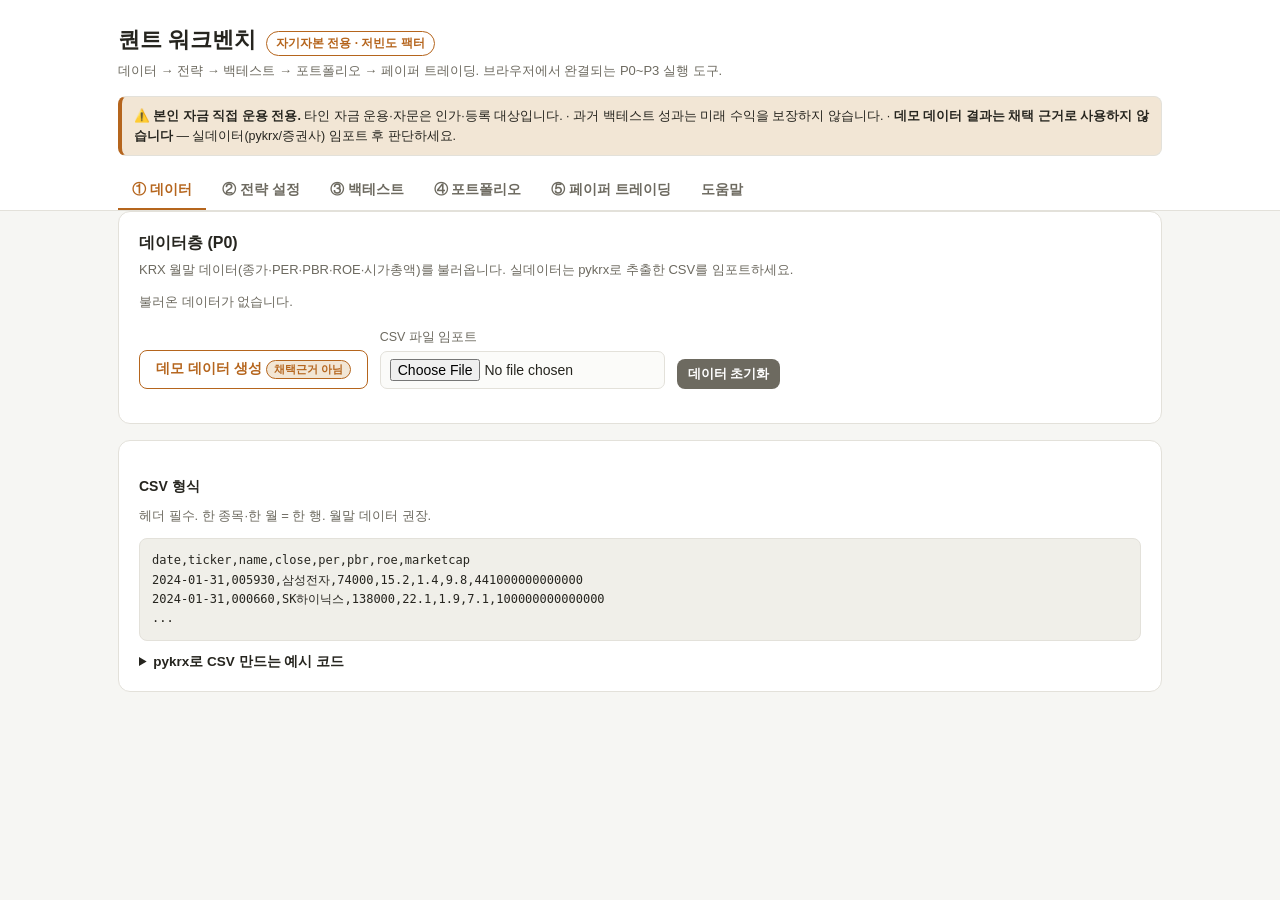
<file: docs/quant-workbench.html>
<!DOCTYPE html>
<html lang="ko">
<head>
<meta charset="UTF-8">
<meta name="viewport" content="width=device-width, initial-scale=1.0">
<title>퀀트 워크벤치 — 팩터 백테스트 · 페이퍼 트레이딩</title>
<style>
  :root{
    --bg:#f6f6f3; --panel:#ffffff; --panel2:#fbfbf9; --border:#e3e1da;
    --text:#26251f; --muted:#6d6a60; --accent:#b5651d; --accent2:#2f6f4f;
    --soft:#f2e6d5; --up:#2f7d4f; --down:#c0392b;
    --code:#f0efe9; --shadow:0 8px 30px rgba(0,0,0,.08);
    --grid:#ececE6;
  }
  @media (prefers-color-scheme: dark){
    :root{
      --bg:#191816; --panel:#232220; --panel2:#1f1e1b; --border:#38362f;
      --text:#e9e6dd; --muted:#a9a599; --accent:#e0a24c; --accent2:#65c795;
      --soft:#382c1c; --up:#65c795; --down:#e0736a;
      --code:#2b2926; --shadow:0 8px 30px rgba(0,0,0,.4); --grid:#2e2c27;
    }
  }
  *{box-sizing:border-box;}
  body{margin:0;background:var(--bg);color:var(--text);line-height:1.6;
    font-family:"Pretendard","Apple SD Gothic Neo","Malgun Gothic",-apple-system,BlinkMacSystemFont,sans-serif;}
  .wrap{max-width:1080px;margin:0 auto;padding:0 18px;}
  header.hero{background:var(--panel);border-bottom:1px solid var(--border);padding:22px 0 0;}
  .brand{display:flex;align-items:baseline;gap:10px;flex-wrap:wrap;}
  .brand h1{font-size:22px;margin:0;}
  .brand .tag{font-size:12px;color:var(--accent);font-weight:700;border:1px solid var(--accent);
    border-radius:999px;padding:2px 9px;}
  .sub{color:var(--muted);font-size:13px;margin:4px 0 0;}
  .disclaimer{background:var(--soft);border:1px solid var(--border);border-left:4px solid var(--accent);
    border-radius:8px;padding:9px 12px;font-size:12.5px;margin:14px 0 0;color:var(--text);}
  nav.tabs{display:flex;gap:2px;margin-top:16px;flex-wrap:wrap;}
  nav.tabs button{background:none;border:none;border-bottom:2px solid transparent;padding:9px 14px;
    font-size:14px;color:var(--muted);cursor:pointer;font-weight:600;font-family:inherit;}
  nav.tabs button.active{color:var(--accent);border-bottom-color:var(--accent);}
  nav.tabs button:hover{color:var(--text);}

  main{padding:22px 0 80px;}
  .tabpage{display:none;} .tabpage.active{display:block;}
  .card{background:var(--panel);border:1px solid var(--border);border-radius:12px;padding:18px 20px;margin-bottom:16px;}
  .card h2{font-size:16px;margin:0 0 4px;} .card h3{font-size:14px;margin:16px 0 8px;}
  .card p.hint{color:var(--muted);font-size:13px;margin:0 0 12px;}
  .row{display:flex;gap:12px;flex-wrap:wrap;align-items:flex-end;}
  .grid2{display:grid;grid-template-columns:1fr 1fr;gap:16px;}
  @media(max-width:720px){.grid2{grid-template-columns:1fr;}}

  button.btn{background:var(--accent);color:#fff;border:none;border-radius:8px;padding:9px 16px;
    font-size:14px;font-weight:600;cursor:pointer;font-family:inherit;}
  button.btn:hover{filter:brightness(1.05);}
  button.btn.ghost{background:transparent;color:var(--accent);border:1px solid var(--accent);}
  button.btn.sm{padding:6px 11px;font-size:13px;}
  button.btn.gray{background:var(--muted);}
  button.btn:disabled{opacity:.5;cursor:not-allowed;}

  label.fld{display:flex;flex-direction:column;font-size:12.5px;color:var(--muted);gap:4px;}
  label.fld input,label.fld select{background:var(--panel2);border:1px solid var(--border);border-radius:7px;
    padding:7px 9px;color:var(--text);font-size:14px;font-family:inherit;min-width:120px;}
  input[type=range]{accent-color:var(--accent);}

  table{width:100%;border-collapse:collapse;font-size:13px;}
  th,td{border-bottom:1px solid var(--border);padding:7px 9px;text-align:right;white-space:nowrap;}
  th:first-child,td:first-child{text-align:left;}
  thead th{background:var(--code);position:sticky;top:0;font-weight:700;}
  .tablewrap{overflow-x:auto;max-height:420px;overflow-y:auto;border:1px solid var(--border);border-radius:8px;}
  .up{color:var(--up);} .down{color:var(--down);}
  .pill{display:inline-block;font-size:11px;padding:1px 7px;border-radius:999px;border:1px solid var(--border);}
  .pill.warn{background:var(--soft);border-color:var(--accent);color:var(--accent);}

  .metrics{display:grid;grid-template-columns:repeat(auto-fit,minmax(130px,1fr));gap:10px;}
  .metric{background:var(--panel2);border:1px solid var(--border);border-radius:10px;padding:12px 14px;}
  .metric .k{font-size:11.5px;color:var(--muted);}
  .metric .v{font-size:22px;font-weight:700;margin-top:2px;}
  .metric .d{font-size:11px;color:var(--muted);margin-top:2px;}

  .factorrow{display:grid;grid-template-columns:90px 1fr 46px;align-items:center;gap:10px;margin-bottom:9px;}
  .factorrow .name{font-size:13px;font-weight:600;}
  .factorrow .val{font-size:13px;text-align:right;color:var(--muted);}

  .status{font-size:13px;color:var(--muted);}
  .status b{color:var(--text);}
  .notice{background:var(--code);border:1px dashed var(--border);border-radius:8px;padding:12px 14px;font-size:12.5px;}
  .kbd{font-family:ui-monospace,SFMono-Regular,Menlo,monospace;background:var(--code);border:1px solid var(--border);
    border-radius:4px;padding:1px 5px;font-size:12px;}
  svg.chart{width:100%;height:auto;display:block;}
  .legend{display:flex;gap:16px;font-size:12px;color:var(--muted);margin-top:6px;flex-wrap:wrap;}
  .legend .sw{display:inline-block;width:11px;height:11px;border-radius:2px;margin-right:5px;vertical-align:middle;}
  .empty{color:var(--muted);font-size:13px;padding:14px 0;}
  details{margin-top:10px;} summary{cursor:pointer;font-weight:600;font-size:13.5px;}
  code.block{display:block;white-space:pre;background:var(--code);border:1px solid var(--border);border-radius:8px;
    padding:12px;font-family:ui-monospace,Menlo,monospace;font-size:12px;overflow-x:auto;margin-top:8px;}
  .toast{position:fixed;bottom:22px;left:50%;transform:translateX(-50%);background:var(--text);color:var(--bg);
    padding:10px 18px;border-radius:8px;font-size:13.5px;box-shadow:var(--shadow);opacity:0;transition:.2s;z-index:50;}
  .toast.show{opacity:1;}
</style>
</head>
<body>
<header class="hero">
  <div class="wrap">
    <div class="brand">
      <h1>퀀트 워크벤치</h1>
      <span class="tag">자기자본 전용 · 저빈도 팩터</span>
    </div>
    <p class="sub">데이터 → 전략 → 백테스트 → 포트폴리오 → 페이퍼 트레이딩. 브라우저에서 완결되는 P0~P3 실행 도구.</p>
    <div class="disclaimer">
      ⚠️ <b>본인 자금 직접 운용 전용.</b> 타인 자금 운용·자문은 인가·등록 대상입니다. ·
      과거 백테스트 성과는 미래 수익을 보장하지 않습니다. ·
      <b>데모 데이터 결과는 채택 근거로 사용하지 않습니다</b> — 실데이터(pykrx/증권사) 임포트 후 판단하세요.
    </div>
    <nav class="tabs" id="tabs">
      <button data-tab="data" class="active">① 데이터</button>
      <button data-tab="strategy">② 전략 설정</button>
      <button data-tab="backtest">③ 백테스트</button>
      <button data-tab="portfolio">④ 포트폴리오</button>
      <button data-tab="paper">⑤ 페이퍼 트레이딩</button>
      <button data-tab="help">도움말</button>
    </nav>
  </div>
</header>

<main class="wrap">

  <!-- ①데이터 -->
  <section class="tabpage active" id="tab-data">
    <div class="card">
      <h2>데이터층 (P0)</h2>
      <p class="hint">KRX 월말 데이터(종가·PER·PBR·ROE·시가총액)를 불러옵니다. 실데이터는 pykrx로 추출한 CSV를 임포트하세요.</p>
      <div class="status" id="dataStatus">불러온 데이터가 없습니다.</div>
      <div class="row" style="margin-top:14px;">
        <button class="btn ghost" id="genDemo">데모 데이터 생성 <span class="pill warn">채택근거 아님</span></button>
        <label class="fld">CSV 파일 임포트
          <input type="file" id="csvFile" accept=".csv,text/csv">
        </label>
        <button class="btn gray sm" id="clearData">데이터 초기화</button>
      </div>
      <div id="dataPreview" style="margin-top:16px;"></div>
    </div>
    <div class="card">
      <h3>CSV 형식</h3>
      <p class="hint">헤더 필수. 한 종목·한 월 = 한 행. 월말 데이터 권장.</p>
      <code class="block">date,ticker,name,close,per,pbr,roe,marketcap
2024-01-31,005930,삼성전자,74000,15.2,1.4,9.8,441000000000000
2024-01-31,000660,SK하이닉스,138000,22.1,1.9,7.1,100000000000000
...</code>
      <details>
        <summary>pykrx로 CSV 만드는 예시 코드</summary>
        <code class="block">import pandas as pd
from pykrx import stock

dates = stock.get_previous_business_days(year=2024)  # 월말만 골라 사용
rows = []
for d in month_end_dates:                # 'YYYYMMDD'
    df = stock.get_market_fundamental(d, market="KOSPI")   # PER/PBR/...
    cap = stock.get_market_cap(d, market="KOSPI")["시가총액"]
    ohlcv = stock.get_market_ohlcv(d, market="KOSPI")["종가"]
    for tk in df.index:
        rows.append([f"{d[:4]}-{d[4:6]}-{d[6:]}", tk,
                     stock.get_market_ticker_name(tk),
                     ohlcv.get(tk), df.loc[tk,"PER"], df.loc[tk,"PBR"],
                     0, cap.get(tk)])   # ROE는 별도 소스로 채우기
pd.DataFrame(rows, columns=["date","ticker","name","close","per","pbr","roe","marketcap"])\
  .to_csv("krx_monthly.csv", index=False, encoding="utf-8-sig")</code>
      </details>
    </div>
  </section>

  <!-- ②전략 -->
  <section class="tabpage" id="tab-strategy">
    <div class="card">
      <h2>전략층 (P1) — 5팩터 스코어링</h2>
      <p class="hint">각 팩터를 횡단면 Z-스코어로 표준화해 가중 합산 → 상위 N종목 동일가중. 가중치는 자동으로 합=100%로 정규화됩니다.</p>
      <div class="grid2">
        <div>
          <div class="factorrow"><span class="name">밸류</span><input type="range" min="0" max="100" value="20" data-f="value"><span class="val" data-vf="value">20</span></div>
          <div class="factorrow"><span class="name">모멘텀</span><input type="range" min="0" max="100" value="20" data-f="momentum"><span class="val" data-vf="momentum">20</span></div>
          <div class="factorrow"><span class="name">퀄리티</span><input type="range" min="0" max="100" value="20" data-f="quality"><span class="val" data-vf="quality">20</span></div>
          <div class="factorrow"><span class="name">로우볼</span><input type="range" min="0" max="100" value="20" data-f="lowvol"><span class="val" data-vf="lowvol">20</span></div>
          <div class="factorrow"><span class="name">사이즈</span><input type="range" min="0" max="100" value="20" data-f="size"><span class="val" data-vf="size">20</span></div>
          <div class="status" style="margin-top:6px;">정규화 가중치 합: <b id="wsum">100%</b></div>
        </div>
        <div class="row" style="align-items:flex-start;">
          <label class="fld">보유 종목수 (N)
            <input type="number" id="nHold" min="5" max="40" value="15"></label>
          <label class="fld">리밸런싱 주기
            <select id="freq"><option value="1">매월</option><option value="3" selected>분기</option><option value="6">반기</option></select></label>
          <label class="fld">모멘텀 룩백(개월)
            <input type="number" id="momLb" min="1" max="24" value="6"></label>
          <label class="fld">변동성 룩백(개월)
            <input type="number" id="volLb" min="3" max="36" value="12"></label>
          <label class="fld">손절 기준(%)
            <input type="number" id="stopLoss" min="-50" max="0" value="-15"></label>
        </div>
      </div>
      <div class="row" style="margin-top:14px;">
        <button class="btn" id="saveStrategy">전략 저장</button>
        <button class="btn ghost sm" id="resetStrategy">기본값</button>
      </div>
    </div>
  </section>

  <!-- ③백테스트 -->
  <section class="tabpage" id="tab-backtest">
    <div class="card">
      <h2>검증층 (P1) — 백테스트</h2>
      <p class="hint">룩백 이후 시점부터 리밸런싱하며 월별 시가평가. 손절 -기준 도달 시 현금화. 벤치마크 = 전체 동일가중.</p>
      <div class="row">
        <button class="btn" id="runBt">백테스트 실행</button>
        <span class="status" id="btMeta"></span>
      </div>
      <div id="btResult" style="margin-top:16px;"><div class="empty">데이터를 불러오고 [백테스트 실행]을 누르세요. 하락장이 포함된 기간일수록 신뢰도가 높습니다.</div></div>
    </div>
  </section>

  <!-- ④포트폴리오 -->
  <section class="tabpage" id="tab-portfolio">
    <div class="card">
      <h2>포트폴리오 — 최신 시점 추천</h2>
      <p class="hint">데이터 마지막 시점 기준으로 팩터 점수를 계산해 상위 N종목을 동일가중으로 제시합니다.</p>
      <button class="btn" id="calcPort">추천 포트폴리오 계산</button>
      <div id="portResult" style="margin-top:16px;"><div class="empty">아직 계산하지 않았습니다.</div></div>
    </div>
  </section>

  <!-- ⑤페이퍼 -->
  <section class="tabpage" id="tab-paper">
    <div class="card">
      <h2>실행층 (P3) — 페이퍼 트레이딩</h2>
      <p class="hint">가상 현금으로 추천 포트폴리오를 최신 종가에 모의 체결하고 손익을 추적합니다. 실계좌 전환은 P4 판단 이후입니다.</p>
      <div class="row">
        <label class="fld">가상 자본금(원)
          <input type="number" id="paperCash" min="0" step="1000000" value="10000000"></label>
        <button class="btn ghost sm" id="setPaperCash">자본금 설정/초기화</button>
      </div>
      <div class="metrics" id="paperSummary" style="margin-top:14px;"></div>
      <div class="row" style="margin-top:14px;">
        <button class="btn" id="genOrders">목표 리밸런싱 주문 생성</button>
        <button class="btn gray sm" id="resetPaper">계좌 초기화</button>
      </div>
      <div id="ordersBox" style="margin-top:14px;"></div>
      <h3>보유 종목</h3>
      <div id="paperHoldings"><div class="empty">보유 종목이 없습니다.</div></div>
      <h3>거래 내역</h3>
      <div id="paperLedger"><div class="empty">거래 내역이 없습니다.</div></div>
    </div>
    <div class="card">
      <h3>실주문(KIS OpenAPI) 연동 — 왜 브라우저만으로는 안 되는가</h3>
      <div class="notice">
        <p><b>appKey / appSecret은 브라우저에 두면 안 됩니다.</b> 노출 시 계좌 탈취 위험이 있고, 증권사 API는 CORS로 브라우저 직접 호출을 막습니다.
        따라서 실주문은 <b>서버 프록시(백엔드)</b>가 담당하고, 이 웹앱은 그 프록시에 주문 <i>의도</i>만 전달하는 구조여야 합니다.</p>
        <details>
          <summary>P4 실계좌용 백엔드 프록시 최소 구조 (참고)</summary>
          <code class="block"># 서버(예: FastAPI). 키는 서버 환경변수에만 존재.
# 1) 토큰 발급  POST /oauth2/tokenP  (appkey, appsecret) -> access_token
# 2) 주문 실행  POST /uapi/domestic-stock/v1/trading/order-cash
#    headers: authorization: Bearer <token>, appkey, appsecret, tr_id
#    body: { CANO, ACNT_PRDT_CD, PDNO: 종목코드, ORD_DVSN, ORD_QTY, ORD_UNPR }
#
# 웹앱 → 서버:  POST /api/rebalance  { orders:[{ticker, side, qty}] }
#   서버가 모의투자(vts) 또는 실전(prod) 도메인 선택해 대리 호출.
# 규칙: 자기자본 전용 · 초당 호출 제한 준수 · 손절 -15% 서버측 이중 체크.</code>
        </details>
      </div>
    </div>
  </section>

  <!-- 도움말 -->
  <section class="tabpage" id="tab-help">
    <div class="card">
      <h2>도움말</h2>
      <h3>사용 순서</h3>
      <p class="hint">① 데이터 불러오기 → ② 전략 가중치 저장 → ③ 백테스트로 검증 → ④ 최신 추천 확인 → ⑤ 페이퍼로 모의 운용. 설정·데이터·모의계좌는 이 브라우저에 자동 저장됩니다.</p>
      <h3>팩터 정의</h3>
      <ul style="font-size:13px;color:var(--text);">
        <li><b>밸류</b> — 이익수익률(1/PER) 높을수록 우대(저평가).</li>
        <li><b>모멘텀</b> — 룩백 기간 수익률 높을수록 우대.</li>
        <li><b>퀄리티</b> — ROE 높을수록 우대.</li>
        <li><b>로우볼</b> — 최근 수익률 변동성 낮을수록 우대.</li>
        <li><b>사이즈</b> — 시가총액 작을수록 우대(소형주).</li>
      </ul>
      <h3>지표</h3>
      <ul style="font-size:13px;color:var(--text);">
        <li><b>CAGR</b> 연평균 복리수익률 · <b>MDD</b> 최대낙폭 · <b>샤프</b> 위험대비수익(무위험 0 가정) · <b>Calmar</b> CAGR/|MDD| · <b>승률</b> 월수익 양(+) 비율.</li>
      </ul>
      <div class="notice" style="margin-top:12px;">과거 성과·합성 데이터는 미래 수익을 보장하지 않습니다. 실계좌(P4) 전환은 3개월 페이퍼 트레이딩(P3) 검증 뒤에만 판단합니다.</div>
    </div>
  </section>
</main>

<div class="toast" id="toast"></div>

<script>
"use strict";
/* ---------- 저장소 ---------- */
const LS = {
  get(k,d){ try{ const v=localStorage.getItem('qwb.'+k); return v?JSON.parse(v):d; }catch(e){ return MEM[k]!==undefined?MEM[k]:d; } },
  set(k,v){ try{ localStorage.setItem('qwb.'+k, JSON.stringify(v)); }catch(e){ MEM[k]=v; } }
};
const MEM = {};
function toast(msg){ const t=document.getElementById('toast'); t.textContent=msg; t.classList.add('show'); clearTimeout(t._t); t._t=setTimeout(()=>t.classList.remove('show'),1900); }
const won = n => Math.round(n).toLocaleString('ko-KR')+'원';
const pct = (x,d=1) => (x*100).toFixed(d)+'%';
const pctS = (x,d=1) => (x>=0?'+':'')+(x*100).toFixed(d)+'%';

/* ---------- 상태 ---------- */
let DATA = LS.get('data', null);   // {source, tickers:{tk:{name, rows:[{date,close,per,pbr,roe,cap}]}}, dates:[]}
let CFG  = LS.get('cfg', defaultCfg());
let PAPER= LS.get('paper', {cash:10000000, holdings:{}, ledger:[]});
let lastBt = null;

function defaultCfg(){
  return {w:{value:20,momentum:20,quality:20,lowvol:20,size:20}, n:15, freq:3, momLb:6, volLb:12, stopLoss:-15};
}

/* ---------- 탭 ---------- */
document.getElementById('tabs').addEventListener('click', e=>{
  const b=e.target.closest('button[data-tab]'); if(!b) return;
  document.querySelectorAll('#tabs button').forEach(x=>x.classList.toggle('active',x===b));
  document.querySelectorAll('.tabpage').forEach(p=>p.classList.toggle('active', p.id==='tab-'+b.dataset.tab));
});

/* ---------- 시드 RNG ---------- */
function mulberry32(a){ return function(){ a|=0; a=a+0x6D2B79F5|0; let t=Math.imul(a^a>>>15,1|a); t=t+Math.imul(t^t>>>7,61|t)^t; return ((t^t>>>14)>>>0)/4294967296; }; }
function gauss(rng){ let u=0,v=0; while(!u)u=rng(); while(!v)v=rng(); return Math.sqrt(-2*Math.log(u))*Math.cos(2*Math.PI*v); }

/* ---------- 데모 데이터 (하락장 1구간 포함) ---------- */
function genDemo(){
  const rng = mulberry32(20260724);
  const M = 72, S = 40;
  const dates=[]; let y=2020, mo=1;
  for(let i=0;i<M;i++){ const dd=new Date(y,mo,0); dates.push(dd.toISOString().slice(0,10)); mo++; if(mo>12){mo=1;y++;} }
  // 시장 공통수익률 (30~34개월차 하락장)
  const mkt=[]; for(let t=0;t<M;t++){ let base=0.007; if(t>=30&&t<=34) base=[-0.08,-0.12,-0.06,-0.10,-0.04][t-30]; mkt.push(base+gauss(rng)*0.035); }
  const tickers={};
  for(let s=0;s<S;s++){
    const tk=String(100000+s*7).padStart(6,'0');
    const name='데모종목'+String(s+1).padStart(2,'0');
    const beta=1+gauss(rng)*0.3;
    const cheap=rng(), qual=rng(), small=rng(), lowv=rng();      // 잠재 팩터
    const alpha=(cheap-0.5)*0.05+(qual-0.5)*0.05+(small-0.5)*0.04-(beta-1)*0.03; // 연 알파
    const idio=0.02+lowv*0.05;
    let price=20000+rng()*80000; const rows=[];
    const per0=6+cheap*24, pbr0=0.5+cheap*3, roe0=(qual*30)-3, shares=Math.round((5e12+small*0)+ (1-small)*4e13 + rng()*3e12)/1000*1000;
    for(let t=0;t<M;t++){
      const r=alpha/12+beta*mkt[t]+gauss(rng)*idio; price=Math.max(500, price*(1+r));
      const per=Math.max(1,(per0*(1+gauss(rng)*0.05))); const pbr=Math.max(0.2,pbr0*(1+gauss(rng)*0.05));
      const roe=roe0+gauss(rng)*1.5; const cap=price*shares;
      rows.push({date:dates[t], close:Math.round(price), per:+per.toFixed(1), pbr:+pbr.toFixed(2), roe:+roe.toFixed(1), cap:Math.round(cap)});
    }
    tickers[tk]={name, rows};
  }
  DATA={source:'demo', tickers, dates};
  LS.set('data',DATA); renderData(); toast('데모 데이터 생성 완료 (합성 · 채택근거 아님)');
}

/* ---------- CSV 임포트 ---------- */
function parseCSV(text){
  const lines=text.replace(/\r/g,'').split('\n').filter(l=>l.trim().length);
  const head=lines[0].split(',').map(h=>h.trim().toLowerCase());
  const idx=n=>head.indexOf(n);
  const iDate=idx('date'),iTk=idx('ticker'),iNm=idx('name'),iCl=idx('close'),iPer=idx('per'),iPbr=idx('pbr'),iRoe=idx('roe'),iCap=idx('marketcap');
  if(iDate<0||iTk<0||iCl<0) throw new Error('date, ticker, close 컬럼은 필수입니다.');
  const tickers={}; const dset=new Set();
  for(let i=1;i<lines.length;i++){
    const c=lines[i].split(','); if(c.length<2) continue;
    const tk=(c[iTk]||'').trim(); if(!tk) continue;
    const date=(c[iDate]||'').trim(); dset.add(date);
    const num=j=> j>=0 && c[j]!==undefined && c[j].trim()!=='' ? parseFloat(c[j]) : NaN;
    tickers[tk]=tickers[tk]||{name:(iNm>=0?(c[iNm]||tk).trim():tk), rows:[]};
    tickers[tk].rows.push({date, close:num(iCl), per:num(iPer), pbr:num(iPbr), roe:num(iRoe), cap:num(iCap)});
  }
  const dates=[...dset].sort();
  for(const tk in tickers) tickers[tk].rows.sort((a,b)=>a.date<b.date?-1:1);
  return {source:'csv', tickers, dates};
}
document.getElementById('csvFile').addEventListener('change', e=>{
  const f=e.target.files[0]; if(!f) return;
  const r=new FileReader();
  r.onload=()=>{ try{ DATA=parseCSV(r.result); LS.set('data',DATA); renderData(); toast('CSV 임포트 완료: '+Object.keys(DATA.tickers).length+'종목'); }
    catch(err){ toast('오류: '+err.message); } };
  r.readAsText(f,'utf-8');
});

/* ---------- 데이터 렌더 ---------- */
function renderData(){
  const st=document.getElementById('dataStatus'), pv=document.getElementById('dataPreview');
  if(!DATA){ st.textContent='불러온 데이터가 없습니다.'; pv.innerHTML=''; return; }
  const tks=Object.keys(DATA.tickers);
  const src = DATA.source==='demo'?'<span class="pill warn">데모(합성)</span>':'<span class="pill">실데이터 CSV</span>';
  st.innerHTML=`${src} · 종목 <b>${tks.length}</b>개 · 기간 <b>${DATA.dates[0]} ~ ${DATA.dates[DATA.dates.length-1]}</b> · 시점 <b>${DATA.dates.length}</b>개`;
  const last=DATA.dates[DATA.dates.length-1];
  let rows='';
  tks.slice(0,12).forEach(tk=>{
    const r=DATA.tickers[tk].rows.filter(x=>x.date===last)[0]||DATA.tickers[tk].rows[DATA.tickers[tk].rows.length-1];
    rows+=`<tr><td>${tk} ${DATA.tickers[tk].name}</td><td>${fmt(r.close)}</td><td>${fmt(r.per)}</td><td>${fmt(r.pbr)}</td><td>${fmt(r.roe)}</td><td>${r.cap?(r.cap/1e8).toFixed(0)+'억':'-'}</td></tr>`;
  });
  pv.innerHTML=`<h3>미리보기 (최근 시점 ${last}, 상위 12종목)</h3><div class="tablewrap"><table>
    <thead><tr><th>종목</th><th>종가</th><th>PER</th><th>PBR</th><th>ROE</th><th>시총</th></tr></thead><tbody>${rows}</tbody></table></div>`;
}
const fmt=v=> (v===undefined||v===null||Number.isNaN(v))?'-':(typeof v==='number'?v.toLocaleString('ko-KR'):v);

document.getElementById('genDemo').onclick=genDemo;
document.getElementById('clearData').onclick=()=>{ if(confirm('데이터를 초기화할까요?')){ DATA=null; LS.set('data',null); renderData(); } };

/* ---------- 전략 UI ---------- */
function loadStrategyUI(){
  document.querySelectorAll('input[data-f]').forEach(inp=>{ inp.value=CFG.w[inp.dataset.f]; document.querySelector(`[data-vf="${inp.dataset.f}"]`).textContent=inp.value; });
  nHold.value=CFG.n; freq.value=CFG.freq; momLb.value=CFG.momLb; volLb.value=CFG.volLb; stopLoss.value=CFG.stopLoss;
  updateWsum();
}
function updateWsum(){
  let s=0; document.querySelectorAll('input[data-f]').forEach(i=>s+=(+i.value));
  document.getElementById('wsum').textContent = s===0?'0% (전부 0)':'100% (정규화)';
}
document.querySelectorAll('input[data-f]').forEach(inp=>{
  inp.addEventListener('input',()=>{ document.querySelector(`[data-vf="${inp.dataset.f}"]`).textContent=inp.value; updateWsum(); });
});
document.getElementById('saveStrategy').onclick=()=>{
  const w={}; document.querySelectorAll('input[data-f]').forEach(i=>w[i.dataset.f]=+i.value);
  CFG={w, n:clampI(nHold.value,5,40), freq:+freq.value, momLb:clampI(momLb.value,1,24), volLb:clampI(volLb.value,3,36), stopLoss:clampF(stopLoss.value,-50,0)};
  LS.set('cfg',CFG); toast('전략 저장됨');
};
document.getElementById('resetStrategy').onclick=()=>{ CFG=defaultCfg(); LS.set('cfg',CFG); loadStrategyUI(); toast('기본값으로 초기화'); };
const clampI=(v,a,b)=>Math.max(a,Math.min(b,Math.round(+v||a)));
const clampF=(v,a,b)=>Math.max(a,Math.min(b,+v||0));

/* ---------- 엔진: 팩터/선택/백테스트 ---------- */
function buildIndex(){
  // 각 종목: date->row 맵 + 전 구간 forward-fill
  const idx={};
  for(const tk in DATA.tickers){
    const m=new Map(); DATA.tickers[tk].rows.forEach(r=>m.set(r.date,r));
    const ff=new Map(); let prev=null;
    DATA.dates.forEach(d=>{ if(m.has(d)) prev=m.get(d); if(prev) ff.set(d,prev); });
    idx[tk]=ff;
  }
  return idx;
}
function zscores(map){ // {tk:val} -> {tk:z}, NaN 제외
  const vals=Object.values(map).filter(v=>Number.isFinite(v));
  const n=vals.length; if(n<2) return {};
  const mean=vals.reduce((a,b)=>a+b,0)/n;
  const sd=Math.sqrt(vals.reduce((a,b)=>a+(b-mean)**2,0)/n)||1;
  const out={}; for(const tk in map){ const v=map[tk]; out[tk]=Number.isFinite(v)?(v-mean)/sd:NaN; } return out;
}
function selectAt(idx, di, cfg){
  const d=DATA.dates[di]; const L=cfg.momLb, V=cfg.volLb;
  const rawV={},rawM={},rawQ={},rawL={},rawS={};
  const elig=[];
  for(const tk in idx){
    const r=idx[tk].get(d); if(!r||!Number.isFinite(r.close)) continue;
    const back=DATA.dates[di-L]; const rb=back?idx[tk].get(back):null;
    if(!rb||!Number.isFinite(rb.close)) continue;
    // 변동성: 최근 V개월 수익률
    let rets=[]; for(let k=di-V+1;k<=di;k++){ if(k<1)continue; const a=idx[tk].get(DATA.dates[k-1]), b=idx[tk].get(DATA.dates[k]); if(a&&b&&a.close>0){ rets.push(b.close/a.close-1);} }
    if(rets.length<Math.min(3,V)) continue;
    const vmean=rets.reduce((a,b)=>a+b,0)/rets.length; const vol=Math.sqrt(rets.reduce((a,b)=>a+(b-vmean)**2,0)/rets.length);
    elig.push(tk);
    rawV[tk]= r.per>0?1/r.per:NaN;              // 이익수익률
    rawM[tk]= r.close/rb.close-1;               // 모멘텀
    rawQ[tk]= Number.isFinite(r.roe)?r.roe:NaN; // 퀄리티
    rawL[tk]= -vol;                             // 로우볼
    rawS[tk]= Number.isFinite(r.cap)&&r.cap>0? -Math.log(r.cap):NaN; // 사이즈
  }
  if(elig.length<Math.max(5,cfg.n)) return {picks:[], scores:{}, elig};
  const zV=zscores(rawV),zM=zscores(rawM),zQ=zscores(rawQ),zL=zscores(rawL),zS=zscores(rawS);
  const wsum=Object.values(cfg.w).reduce((a,b)=>a+b,0)||1;
  const w={value:cfg.w.value/wsum,momentum:cfg.w.momentum/wsum,quality:cfg.w.quality/wsum,lowvol:cfg.w.lowvol/wsum,size:cfg.w.size/wsum};
  const scores={};
  elig.forEach(tk=>{
    const parts={value:zV[tk],momentum:zM[tk],quality:zQ[tk],lowvol:zL[tk],size:zS[tk]};
    let sc=0,used=0;
    for(const f in parts){ if(Number.isFinite(parts[f])){ sc+=w[f]*parts[f]; used+=w[f]; } }
    scores[tk]={composite: used>0?sc/used:-Infinity, parts};
  });
  const picks=elig.filter(tk=>scores[tk].composite>-Infinity)
    .sort((a,b)=>scores[b].composite-scores[a].composite).slice(0,cfg.n);
  return {picks, scores, elig};
}
function runBacktest(cfg){
  const idx=buildIndex(); const D=DATA.dates; const warm=Math.max(cfg.momLb,cfg.volLb);
  if(D.length<=warm+2) throw new Error('시점 수가 부족합니다(룩백 대비). 데이터 기간을 늘리세요.');
  const rebalance=new Set(); for(let i=warm;i<D.length;i+=cfg.freq) rebalance.add(i);
  let holdings=null, cash=0; const eq=[], bench=[]; let bv=1; const mret=[];
  const startI=warm;
  for(let i=startI;i<D.length;i++){
    const d=D[i];
    if(i===startI || rebalance.has(i)){
      const val = (i===startI)?1:portVal(holdings,cash,idx,d);
      cash=val; holdings={};
      const sel=selectAt(idx,i,cfg);
      if(sel.picks.length){ const per=cash/sel.picks.length;
        sel.picks.forEach(tk=>{ const p=idx[tk].get(d).close; holdings[tk]={shares:per/p, entry:p}; }); cash=0; }
    } else if(holdings){
      for(const tk in holdings){ const r=idx[tk].get(d); if(!r)continue; const p=r.close;
        if(p<=holdings[tk].entry*(1+cfg.stopLoss/100)){ cash+=holdings[tk].shares*p; delete holdings[tk]; } }
    }
    const v=portVal(holdings,cash,idx,d);
    eq.push({date:d,value:v});
    if(eq.length>1) mret.push(v/eq[eq.length-2].value-1);
    // 벤치마크: 전체 동일가중 월수익
    if(i>startI){ const br=avgRet(idx,D[i-1],d); bv*=(1+br); }
    bench.push({date:d,value:bv});
  }
  return {eq,bench,mret,cfg,metrics:calcMetrics(eq,mret)};
}
function portVal(h,cash,idx,d){ let v=cash; if(h) for(const tk in h){ const r=idx[tk].get(d); if(r) v+=h[tk].shares*r.close; } return v; }
function avgRet(idx,d0,d1){ let s=0,n=0; for(const tk in idx){ const a=idx[tk].get(d0),b=idx[tk].get(d1); if(a&&b&&a.close>0){ s+=b.close/a.close-1; n++; } } return n?s/n:0; }
function calcMetrics(eq,mret){
  if(eq.length<2) return null;
  const months=eq.length-1; const V0=eq[0].value, V1=eq[eq.length-1].value;
  const cagr=Math.pow(V1/V0,12/months)-1;
  const mean=mret.reduce((a,b)=>a+b,0)/mret.length;
  const sd=Math.sqrt(mret.reduce((a,b)=>a+(b-mean)**2,0)/mret.length);
  const vol=sd*Math.sqrt(12);
  const sharpe=vol>0?(mean*12)/vol:0;
  let peak=-Infinity,mdd=0; eq.forEach(p=>{ peak=Math.max(peak,p.value); mdd=Math.min(mdd,p.value/peak-1); });
  const calmar=mdd<0?cagr/Math.abs(mdd):0;
  const win=mret.filter(r=>r>0).length/mret.length;
  return {cagr,mdd,sharpe,calmar,vol,win,total:V1/V0-1,months};
}

/* ---------- 백테스트 렌더 ---------- */
document.getElementById('runBt').onclick=()=>{
  if(!DATA){ toast('먼저 데이터를 불러오세요'); return; }
  document.getElementById('saveStrategy').click(); // 최신 설정 반영
  try{
    lastBt=runBacktest(CFG); renderBt(lastBt);
    document.getElementById('btMeta').innerHTML = (DATA.source==='demo'?'<span class="pill warn">데모 결과 · 채택근거 아님</span> ':'') + `기간 ${lastBt.eq[0].date} ~ ${lastBt.eq[lastBt.eq.length-1].date} · ${lastBt.metrics.months}개월`;
  }catch(err){ document.getElementById('btResult').innerHTML=`<div class="empty">오류: ${err.message}</div>`; }
};
function renderBt(bt){
  const m=bt.metrics; const box=document.getElementById('btResult');
  const cards=[['CAGR',pctS(m.cagr),'연평균 복리'],['MDD',pct(m.mdd),'최대낙폭'],['샤프',m.sharpe.toFixed(2),'위험대비수익'],
    ['Calmar',m.calmar.toFixed(2),'CAGR/|MDD|'],['승률',pct(m.win),'월 (+)비율'],['변동성',pct(m.vol),'연율화'],['총수익',pctS(m.total),'전체 기간']];
  box.innerHTML=`<div class="metrics">${cards.map(c=>`<div class="metric"><div class="k">${c[0]}</div><div class="v ${c[1].startsWith('-')?'down':(c[0]==='MDD'?'down':'')}">${c[1]}</div><div class="d">${c[2]}</div></div>`).join('')}</div>
    <h3>누적 수익 곡선</h3>${lineChart([{pts:bt.eq,color:'var(--accent)'},{pts:bt.bench,color:'var(--muted)'}])}
    <div class="legend"><span><span class="sw" style="background:var(--accent)"></span>전략</span><span><span class="sw" style="background:var(--muted)"></span>벤치마크(동일가중)</span></div>
    <h3>낙폭(Drawdown)</h3>${ddChart(bt.eq)}`;
}
/* ---------- SVG 차트 ---------- */
function lineChart(series){
  const W=1000,H=300,pad=34; const all=series.flatMap(s=>s.pts.map(p=>p.value));
  const mn=Math.min(...all),mx=Math.max(...all); const n=series[0].pts.length;
  const x=i=>pad+(W-2*pad)*(i/(n-1)); const y=v=>H-pad-(H-2*pad)*((v-mn)/((mx-mn)||1));
  let grid=''; for(let g=0;g<=4;g++){ const yy=pad+(H-2*pad)*g/4; const val=mx-(mx-mn)*g/4; grid+=`<line x1="${pad}" y1="${yy}" x2="${W-pad}" y2="${yy}" stroke="var(--grid)"/><text x="4" y="${yy+4}" font-size="11" fill="var(--muted)">${(val).toFixed(2)}x</text>`; }
  const paths=series.map(s=>{ const d=s.pts.map((p,i)=>`${i?'L':'M'}${x(i).toFixed(1)},${y(p.value).toFixed(1)}`).join(' '); return `<path d="${d}" fill="none" stroke="${s.color}" stroke-width="2"/>`; }).join('');
  const labels=`<text x="${pad}" y="${H-8}" font-size="11" fill="var(--muted)">${series[0].pts[0].date}</text><text x="${W-pad}" y="${H-8}" font-size="11" fill="var(--muted)" text-anchor="end">${series[0].pts[n-1].date}</text>`;
  return `<svg class="chart" viewBox="0 0 ${W} ${H}" preserveAspectRatio="xMidYMid meet">${grid}${paths}${labels}</svg>`;
}
function ddChart(eq){
  const W=1000,H=180,pad=30; let peak=-Infinity; const dd=eq.map(p=>{peak=Math.max(peak,p.value); return p.value/peak-1;});
  const mn=Math.min(...dd,-0.01); const n=dd.length;
  const x=i=>pad+(W-2*pad)*(i/(n-1)); const y=v=>pad+(H-2*pad)*(v/mn);
  const area=`M${x(0)},${pad} `+dd.map((v,i)=>`L${x(i).toFixed(1)},${y(v).toFixed(1)}`).join(' ')+` L${x(n-1)},${pad} Z`;
  return `<svg class="chart" viewBox="0 0 ${W} ${H}" preserveAspectRatio="xMidYMid meet">
    <path d="${area}" fill="var(--down)" opacity="0.25"/><path d="${'M'+dd.map((v,i)=>`${x(i).toFixed(1)},${y(v).toFixed(1)}`).join(' L')}" fill="none" stroke="var(--down)" stroke-width="1.5"/>
    <text x="4" y="${pad+4}" font-size="11" fill="var(--muted)">0%</text><text x="4" y="${H-pad+4}" font-size="11" fill="var(--muted)">${pct(mn)}</text></svg>`;
}

/* ---------- 포트폴리오 ---------- */
document.getElementById('calcPort').onclick=()=>{
  if(!DATA){ toast('먼저 데이터를 불러오세요'); return; }
  document.getElementById('saveStrategy').click();
  const idx=buildIndex(); const di=DATA.dates.length-1;
  const sel=selectAt(idx,di,CFG);
  const box=document.getElementById('portResult');
  if(!sel.picks.length){ box.innerHTML='<div class="empty">선정 가능한 종목이 부족합니다(룩백/유효데이터 확인).</div>'; return; }
  const w=(100/sel.picks.length);
  let rows=sel.picks.map((tk,i)=>{ const s=sel.scores[tk]; const r=idx[tk].get(DATA.dates[di]);
    return `<tr><td>${i+1}</td><td>${tk} ${DATA.tickers[tk].name}</td><td>${s.composite.toFixed(2)}</td>
      <td>${z(s.parts.value)}</td><td>${z(s.parts.momentum)}</td><td>${z(s.parts.quality)}</td><td>${z(s.parts.lowvol)}</td><td>${z(s.parts.size)}</td>
      <td>${fmt(r.close)}</td><td>${w.toFixed(1)}%</td></tr>`; }).join('');
  box.innerHTML=`<div class="status">${DATA.source==='demo'?'<span class="pill warn">데모</span> ':''}기준일 <b>${DATA.dates[di]}</b> · 상위 <b>${sel.picks.length}</b>종목 · 동일가중 <b>${w.toFixed(1)}%</b> · 후보 ${sel.elig.length}종목</div>
    <div class="tablewrap" style="margin-top:10px;"><table><thead><tr><th>#</th><th>종목</th><th>종합</th><th>밸류</th><th>모멘텀</th><th>퀄리티</th><th>로우볼</th><th>사이즈</th><th>종가</th><th>비중</th></tr></thead><tbody>${rows}</tbody></table></div>`;
};
const z=v=> Number.isFinite(v)?`<span class="${v>=0?'up':'down'}">${v>=0?'+':''}${v.toFixed(2)}</span>`:'-';

/* ---------- 페이퍼 트레이딩 ---------- */
function latestClose(tk,idx){ const d=DATA.dates[DATA.dates.length-1]; const r=idx?idx[tk].get(d):null; if(r)return r.close;
  const rows=DATA.tickers[tk].rows; return rows[rows.length-1].close; }
function paperEquity(){ if(!DATA) return PAPER.cash; let v=PAPER.cash; for(const tk in PAPER.holdings){ v+=PAPER.holdings[tk].shares*latestClose(tk); } return v; }
function renderPaper(){
  const idx=null; const eq=paperEquity();
  const invested=eq-PAPER.cash;
  const sum=document.getElementById('paperSummary');
  sum.innerHTML=[['평가 자산',won(eq)],['현금',won(PAPER.cash)],['주식 평가액',won(invested)],['보유 종목수',Object.keys(PAPER.holdings).length+'개']]
    .map(c=>`<div class="metric"><div class="k">${c[0]}</div><div class="v" style="font-size:18px;">${c[1]}</div></div>`).join('');
  // holdings
  const hbox=document.getElementById('paperHoldings'); const tks=Object.keys(PAPER.holdings);
  if(!tks.length){ hbox.innerHTML='<div class="empty">보유 종목이 없습니다.</div>'; }
  else{ let rows=tks.map(tk=>{ const h=PAPER.holdings[tk]; const cur=latestClose(tk); const val=h.shares*cur; const pl=cur/h.avg-1;
      const stop=cur<=h.avg*(1+CFG.stopLoss/100);
      return `<tr><td>${tk} ${DATA.tickers[tk]?DATA.tickers[tk].name:''}</td><td>${fmt(h.shares)}</td><td>${fmt(Math.round(h.avg))}</td><td>${fmt(cur)}</td><td>${won(val)}</td><td class="${pl>=0?'up':'down'}">${pctS(pl)}</td><td>${stop?'<span class="pill warn">손절대상</span>':''}</td></tr>`; }).join('');
    hbox.innerHTML=`<div class="tablewrap"><table><thead><tr><th>종목</th><th>수량</th><th>평단</th><th>현재가</th><th>평가액</th><th>손익</th><th></th></tr></thead><tbody>${rows}</tbody></table></div>`; }
  // ledger
  const lbox=document.getElementById('paperLedger');
  if(!PAPER.ledger.length){ lbox.innerHTML='<div class="empty">거래 내역이 없습니다.</div>'; }
  else{ let rows=PAPER.ledger.slice(-40).reverse().map(t=>`<tr><td>${t.time}</td><td>${t.side==='buy'?'<span class="up">매수</span>':'<span class="down">매도</span>'}</td><td>${t.tk} ${t.name}</td><td>${fmt(t.qty)}</td><td>${fmt(t.price)}</td><td>${won(t.qty*t.price)}</td></tr>`).join('');
    lbox.innerHTML=`<div class="tablewrap"><table><thead><tr><th>시각</th><th>구분</th><th>종목</th><th>수량</th><th>단가</th><th>금액</th></tr></thead><tbody>${rows}</tbody></table></div>`; }
}
document.getElementById('setPaperCash').onclick=()=>{
  const v=Math.max(0,Math.round(+document.getElementById('paperCash').value||0));
  if(Object.keys(PAPER.holdings).length && !confirm('보유 종목이 있습니다. 자본금을 재설정하면 계좌가 초기화됩니다. 진행할까요?')) return;
  PAPER={cash:v,holdings:{},ledger:[]}; LS.set('paper',PAPER); renderPaper(); toast('자본금 설정 완료');
};
document.getElementById('resetPaper').onclick=()=>{ if(confirm('모의계좌를 초기화할까요?')){ const c=+document.getElementById('paperCash').value||10000000; PAPER={cash:Math.round(c),holdings:{},ledger:[]}; LS.set('paper',PAPER); renderPaper(); } };
document.getElementById('genOrders').onclick=()=>{
  if(!DATA){ toast('먼저 데이터를 불러오세요'); return; }
  document.getElementById('saveStrategy').click();
  const idx=buildIndex(); const di=DATA.dates.length-1; const sel=selectAt(idx,di,CFG);
  if(!sel.picks.length){ toast('선정 종목이 부족합니다'); return; }
  const eq=paperEquity(); const target=eq/sel.picks.length;
  const orders=[]; const targetSet=new Set(sel.picks);
  // 목표 종목 매수/조정
  sel.picks.forEach(tk=>{ const price=latestClose(tk); const tShares=Math.floor(target/price);
    const cur=PAPER.holdings[tk]?PAPER.holdings[tk].shares:0; const diff=tShares-cur;
    if(diff>0) orders.push({tk,name:DATA.tickers[tk].name,side:'buy',qty:diff,price});
    else if(diff<0) orders.push({tk,name:DATA.tickers[tk].name,side:'sell',qty:-diff,price}); });
  // 목표 외 보유 → 전량 매도
  for(const tk in PAPER.holdings){ if(!targetSet.has(tk)){ const price=latestClose(tk); orders.push({tk,name:DATA.tickers[tk]?DATA.tickers[tk].name:'',side:'sell',qty:PAPER.holdings[tk].shares,price}); } }
  const box=document.getElementById('ordersBox');
  if(!orders.length){ box.innerHTML='<div class="notice">조정할 주문이 없습니다(이미 목표 포트폴리오와 일치).</div>'; return; }
  let rows=orders.map(o=>`<tr><td>${o.tk} ${o.name}</td><td>${o.side==='buy'?'<span class="up">매수</span>':'<span class="down">매도</span>'}</td><td>${fmt(o.qty)}</td><td>${fmt(o.price)}</td><td>${won(o.qty*o.price)}</td></tr>`).join('');
  box.innerHTML=`<div class="notice">기준일 <b>${DATA.dates[di]}</b> 최신 종가 기준 모의 주문 ${orders.length}건 · 종목당 목표 ${won(target)}</div>
    <div class="tablewrap" style="margin-top:8px;"><table><thead><tr><th>종목</th><th>구분</th><th>수량</th><th>단가</th><th>금액</th></tr></thead><tbody>${rows}</tbody></table></div>
    <div class="row" style="margin-top:10px;"><button class="btn" id="execOrders">모의 체결</button></div>`;
  document.getElementById('execOrders').onclick=()=>execOrders(orders);
};
function execOrders(orders){
  const time=new Date().toISOString().slice(0,16).replace('T',' ');
  // 매도 먼저(현금 확보)
  orders.filter(o=>o.side==='sell').forEach(o=>fill(o,time));
  orders.filter(o=>o.side==='buy').forEach(o=>{ // 현금 한도 내 체결
    const cost=o.qty*o.price; if(cost>PAPER.cash){ o.qty=Math.floor(PAPER.cash/o.price); } if(o.qty>0) fill(o,time); });
  LS.set('paper',PAPER); document.getElementById('ordersBox').innerHTML='<div class="notice">✅ 모의 체결 완료.</div>'; renderPaper(); toast('모의 체결 완료');
}
function fill(o,time){
  if(o.side==='buy'){ const cost=o.qty*o.price; PAPER.cash-=cost;
    const h=PAPER.holdings[o.tk]||{shares:0,avg:0}; const newSh=h.shares+o.qty;
    h.avg=(h.avg*h.shares+cost)/newSh; h.shares=newSh; PAPER.holdings[o.tk]=h; }
  else{ const h=PAPER.holdings[o.tk]; if(!h)return; const q=Math.min(o.qty,h.shares); PAPER.cash+=q*o.price; h.shares-=q; if(h.shares<=1e-6) delete PAPER.holdings[o.tk]; }
  PAPER.ledger.push({time,side:o.side,tk:o.tk,name:o.name,qty:o.qty,price:o.price});
}

/* ---------- 초기화 ---------- */
loadStrategyUI(); renderData(); renderPaper();
document.getElementById('paperCash').value=PAPER.cash;
</script>
</body>
</html>
</file>
<file: assets/style.css>
/* 어두운 화면에 따뜻한 호박색 — 편집실 조명의 느낌으로. */

:root {
  --bg: #0f0d0c;
  --bg-2: #171412;
  --card: #1d1917;
  --card-2: #262120;
  --line: #322c29;
  --ink: #f2ece6;
  --ink-2: #b3a89f;
  --ink-3: #7d736c;
  --accent: #e0a05a;
  --accent-ink: #2a1c0c;
  --good: #6fbf8b;
  --bad: #e2705f;
  --radius: 14px;
  --shadow: 0 6px 24px rgba(0, 0, 0, .35);
}

* { box-sizing: border-box; }

/* 배경은 문서 루트가 칠한다 — 테마의 질감이 화면 전체에 깔리도록 */
html {
  background: var(--bg);
  background-attachment: fixed;
}

body {
  margin: 0;
  background: transparent;
  color: var(--ink);
  font-family: -apple-system, BlinkMacSystemFont, "Apple SD Gothic Neo", "Pretendard",
               "Noto Sans KR", "Segoe UI", Roboto, sans-serif;
  font-size: 16px;
  line-height: 1.6;
  -webkit-text-size-adjust: 100%;
}

#app {
  max-width: 720px;
  margin: 0 auto;
  padding: 20px 18px 96px;
}

button { font: inherit; color: inherit; cursor: pointer; }

/* ---------- 공통 ---------- */

.card {
  background: var(--card);
  border: 1px solid var(--line);
  border-radius: var(--radius);
  padding: 18px;
  margin-bottom: 14px;
}

.btn {
  background: var(--card-2);
  border: 1px solid var(--line);
  border-radius: 10px;
  padding: 11px 16px;
  transition: transform .08s ease, background .15s ease;
}
.btn:active { transform: scale(.985); }
.btn.primary { background: var(--accent); color: var(--accent-ink); border-color: var(--accent); font-weight: 700; }
.btn.ghost { background: transparent; }
.btn.wide { display: block; width: 100%; margin-top: 12px; text-align: center; }
.btn.good { background: rgba(111,191,139,.16); border-color: rgba(111,191,139,.4); color: #a9dcbd; }
.btn.bad { background: rgba(226,112,95,.14); border-color: rgba(226,112,95,.35); color: #eda294; }

.mini {
  background: transparent;
  border: 1px solid var(--line);
  border-radius: 999px;
  padding: 6px 12px;
  font-size: .82rem;
  color: var(--ink-2);
}
.mini:hover { border-color: var(--accent); color: var(--accent); }
.mini.rec { border-color: var(--bad); color: var(--bad); animation: pulse 1.1s infinite; }
@keyframes pulse { 50% { opacity: .45; } }

.icon-btn {
  background: transparent; border: 0; font-size: 1.3rem;
  color: var(--ink-2); padding: 4px 8px; line-height: 1;
}

.lead { color: var(--ink-2); margin: 0 0 16px; font-size: .93rem; }
.note {
  color: var(--ink-3); font-size: .82rem; line-height: 1.7;
  border-left: 2px solid var(--line); padding-left: 12px; margin-top: 22px;
}
.hint { color: var(--ink-3); font-size: .82rem; margin: 10px 0 0; }

/* ---------- 홈 ---------- */

.hero { margin: 8px 0 22px; }
.hero-eyebrow {
  color: var(--accent); font-size: .7rem; letter-spacing: .18em;
  text-transform: uppercase; margin: 0 0 8px;
}
.hero-title { font-size: 1.75rem; margin: 0 0 6px; letter-spacing: -.02em; }
.hero-sub { color: var(--ink-2); margin: 0; font-size: .93rem; }

.stat-row { display: grid; grid-template-columns: repeat(3, 1fr); gap: 10px; margin-bottom: 14px; }
.stat {
  background: var(--bg-2); border: 1px solid var(--line);
  border-radius: var(--radius); padding: 14px 10px; text-align: center;
}
.stat-num { display: block; font-size: 1.5rem; font-weight: 700; color: var(--accent); line-height: 1.2; }
.stat-label { display: block; font-size: .72rem; color: var(--ink-3); margin-top: 2px; }

.goal-head { display: flex; justify-content: space-between; font-size: .88rem; color: var(--ink-2); }
.goal-head b { color: var(--ink); }
.bar { height: 6px; background: var(--card-2); border-radius: 999px; margin: 10px 0 4px; overflow: hidden; }
.bar i { display: block; height: 100%; background: var(--accent); border-radius: 999px; transition: width .4s ease; }

.mode-grid { display: grid; gap: 12px; }
.mode-card {
  display: grid; grid-template-columns: auto 1fr auto; gap: 14px;
  align-items: center; text-align: left; width: 100%;
}
.mode-card:hover { border-color: var(--accent); }
.mode-icon { font-size: 1.7rem; }
.mode-body { display: block; }
.mode-title { display: block; font-weight: 700; }
.mode-en { display: block; font-size: .72rem; color: var(--accent); letter-spacing: .1em; text-transform: uppercase; }
.mode-blurb { display: block; font-size: .82rem; color: var(--ink-3); margin-top: 4px; }
.mode-meta { font-size: .8rem; color: var(--ink-3); font-variant-numeric: tabular-nums; }

/* ---------- 상단 바 / 탭 ---------- */

.topbar { display: flex; align-items: center; gap: 8px; margin: 0 0 10px; }
.topbar h2 { flex: 1; font-size: 1.1rem; margin: 0; }

.tabs { display: flex; gap: 6px; margin-bottom: 16px; }
.tabs button {
  flex: 1; background: transparent; border: 1px solid var(--line);
  border-radius: 999px; padding: 8px 4px; font-size: .85rem; color: var(--ink-2);
}
.tabs button.on { background: var(--accent); border-color: var(--accent); color: var(--accent-ink); font-weight: 700; }

/* ---------- 장면 목록 ---------- */

.scene-list { display: grid; gap: 10px; }
.scene-item {
  display: grid; grid-template-columns: auto 1fr auto; gap: 12px;
  align-items: start; text-align: left; width: 100%;
}
.scene-item:hover { border-color: var(--accent); }
.scene-no { color: var(--accent); font-size: .8rem; font-weight: 700; padding-top: 2px; }
.scene-title { display: block; font-weight: 600; }
.scene-en { display: block; font-size: .72rem; color: var(--ink-3); letter-spacing: .06em; }
.scene-sit { display: block; font-size: .8rem; color: var(--ink-3); margin-top: 5px; }
.scene-tags { display: grid; gap: 4px; justify-items: end; }
.tag { font-style: normal; font-size: .68rem; padding: 2px 8px; border-radius: 999px; white-space: nowrap; }
.tag.done { background: rgba(111,191,139,.14); color: #8fcfa6; }
.tag.due { background: rgba(224,160,90,.16); color: var(--accent); }

/* ---------- 대화 ---------- */

.ctrl-row { display: flex; gap: 8px; align-items: center; flex-wrap: wrap; margin-bottom: 14px; }
.speed { font-size: .78rem; color: var(--ink-3); display: flex; align-items: center; gap: 6px; }
.speed input { width: 92px; accent-color: var(--accent); }

.line {
  border-left: 2px solid var(--line);
  padding: 12px 0 12px 14px;
  margin-bottom: 4px;
  transition: border-color .2s ease, background .2s ease;
}
.line.mine { border-left-color: var(--accent); }
.line.active { background: rgba(224,160,90,.06); border-left-color: var(--accent); }
.who { font-size: .7rem; letter-spacing: .12em; text-transform: uppercase; color: var(--ink-3); }
.line.mine .who { color: var(--accent); }
.line .en { margin: 4px 0 2px; font-size: 1.05rem; line-height: 1.5; }
.line .ko { margin: 0; color: var(--ink-2); font-size: .88rem; }
.line .tip {
  margin: 8px 0 0; font-size: .78rem; color: var(--ink-3);
  background: var(--bg-2); border-radius: 8px; padding: 8px 10px;
}
.dialogue.hide-ko .ko { filter: blur(5px); cursor: pointer; }
.dialogue.hide-ko .ko:hover { filter: none; }
.line-actions { display: flex; gap: 6px; margin-top: 10px; flex-wrap: wrap; }

/* ---------- 채점 ---------- */

.result:empty { display: none; }
.listening { font-size: .85rem; color: var(--accent); display: block; margin-top: 10px; }
.err { font-size: .85rem; color: var(--bad); display: block; margin-top: 10px; }

.score { margin-top: 10px; border-radius: 10px; padding: 12px; background: var(--bg-2); border: 1px solid var(--line); }
.score.good { border-color: rgba(111,191,139,.45); }
.score.ok { border-color: rgba(224,160,90,.45); }
.score.bad { border-color: rgba(226,112,95,.4); }
.score-top { display: flex; align-items: baseline; gap: 10px; flex-wrap: wrap; }
.score-top b { font-size: 1.2rem; color: var(--accent); white-space: nowrap; flex: none; }
.score.good .score-top b { color: var(--good); }
.score.bad .score-top b { color: var(--bad); }
.score-top span { font-size: .82rem; color: var(--ink-2); }
.score-words { margin-top: 8px; line-height: 1.9; }
.w-ok { color: var(--good); }
.w-no { color: var(--bad); text-decoration: underline dotted; text-underline-offset: 3px; }
.score-said { margin-top: 8px; font-size: .76rem; color: var(--ink-3); }

/* ---------- 카드 ---------- */

.flashcard { text-align: center; padding: 26px 20px; }
.fc-meta { font-size: .74rem; color: var(--ink-3); display: flex; justify-content: space-between; }
.fc-count { font-variant-numeric: tabular-nums; }
.fc-en { font-size: 1.3rem; line-height: 1.5; margin: 20px 0; }
.fc-back.hidden { display: none; }
.fc-ko { font-size: 1.02rem; color: var(--accent); margin: 0 0 8px; }
.fc-note { font-size: .84rem; color: var(--ink-2); margin: 0; }
.fc-actions { display: flex; gap: 8px; justify-content: center; margin-top: 16px; }
.grade-row { display: grid; grid-template-columns: 1fr 1fr; gap: 10px; margin-top: 16px; }

.done-card { text-align: center; }
.done-card h3 { margin: 0 0 8px; }
.done-card p { color: var(--ink-2); font-size: .9rem; margin: 0; }
.big-score { font-size: 2.4rem; font-weight: 700; color: var(--accent) !important; margin: 8px 0 !important; }

/* ---------- 롤플레이 ---------- */

.setup h3 { margin: 0 0 12px; font-size: 1rem; }
.setup.slim { opacity: .55; }
.role-row { display: flex; gap: 8px; flex-wrap: wrap; }
.chip {
  background: transparent; border: 1px solid var(--line);
  border-radius: 999px; padding: 7px 14px; font-size: .85rem; color: var(--ink-2);
}
.chip.on { background: var(--accent); border-color: var(--accent); color: var(--accent-ink); font-weight: 600; }

.rp-line { border-left: 2px solid var(--line); padding: 12px 0 12px 14px; }
.rp-line.mine { border-left-color: var(--accent); }
.rp-line .en { margin: 4px 0 0; font-size: 1.05rem; }
.rp-line .cue { color: var(--accent); font-style: italic; }
.rp-help { display: flex; gap: 6px; margin-top: 10px; }

/* ---------- 설정 / 토스트 ---------- */

.modal-back {
  position: fixed; inset: 0; background: rgba(0,0,0,.6);
  display: flex; align-items: center; justify-content: center; padding: 20px; z-index: 50;
}
.modal { width: 100%; max-width: 420px; box-shadow: var(--shadow); margin: 0; }
.modal h3 { margin: 0 0 16px; }
.field { display: block; font-size: .84rem; color: var(--ink-2); margin-bottom: 14px; }
.field select, .field input[type=number] {
  display: block; width: 100%; margin-top: 6px; padding: 9px 10px;
  background: var(--bg-2); color: var(--ink);
  border: 1px solid var(--line); border-radius: 8px; font: inherit;
}
.field input[type=range] { display: block; width: 100%; margin-top: 8px; accent-color: var(--accent); }

.toast {
  position: fixed; left: 50%; bottom: 28px; transform: translateX(-50%);
  background: var(--card-2); border: 1px solid var(--line); color: var(--ink);
  padding: 11px 18px; border-radius: 999px; font-size: .86rem;
  box-shadow: var(--shadow); z-index: 60; transition: opacity .35s ease;
}
.toast.out { opacity: 0; }

/* 새 버전 알림 — 화면 위쪽에 붙어 있다가 누르면 다시 연다 */
.update-bar {
  position: fixed; left: 12px; right: 12px; top: 12px; z-index: 70;
  display: flex; align-items: center; justify-content: space-between; gap: 12px;
  max-width: 560px; margin: 0 auto;
  background: var(--accent); color: var(--accent-ink);
  padding: 10px 14px; border-radius: 12px; box-shadow: var(--shadow);
  font-size: .9rem; font-weight: 600;
}
.update-bar button {
  border: 0; border-radius: 8px; padding: 7px 12px;
  background: var(--accent-ink); color: var(--accent); font-weight: 700;
}
.app-version { margin-top: 14px; font-size: .72rem; color: var(--ink-3); text-align: center; }

/* ---------- 도구 타일 ---------- */

.sec-title { font-size: .8rem; letter-spacing: .08em; color: var(--ink-3); margin: 0 0 12px; text-transform: uppercase; }
.sec-title.spaced { margin: 22px 0 10px; }

.tool-grid { display: grid; grid-template-columns: repeat(2, 1fr); gap: 10px; margin-bottom: 6px; }
.tool { display: grid; gap: 2px; text-align: left; padding: 14px; }
.tool:hover { border-color: var(--accent); }
.tool-i { font-size: 1.3rem; }
.tool-t { font-weight: 600; font-size: .92rem; }
.tool-d { font-size: .74rem; color: var(--ink-3); }

/* ---------- 차트 · 히트맵 ---------- */

.chart { display: flex; align-items: flex-end; gap: 3px; height: 96px; margin: 4px 0 10px; }
.chart-col { flex: 1; display: flex; flex-direction: column; justify-content: flex-end; align-items: center; height: 100%; }
.chart-bar { width: 100%; background: var(--accent); border-radius: 3px 3px 0 0; opacity: .8; min-height: 2px; }
.chart-col.on .chart-bar { opacity: 1; }
.chart-label { font-size: .6rem; color: var(--ink-3); margin-top: 4px; height: 12px; }

.heat { display: grid; grid-template-columns: repeat(14, 1fr); gap: 3px; margin: 4px 0 10px; }
.heat-cell { display: block; aspect-ratio: 1; border-radius: 2px; background: var(--card-2); }
.heat-cell.l1 { background: color-mix(in srgb, var(--accent) 25%, var(--card-2)); }
.heat-cell.l2 { background: color-mix(in srgb, var(--accent) 50%, var(--card-2)); }
.heat-cell.l3 { background: color-mix(in srgb, var(--accent) 75%, var(--card-2)); }
.heat-cell.l4 { background: var(--accent); }

/* ---------- 약점 목록 ---------- */

.weak-list { display: grid; gap: 8px; margin-bottom: 12px; }
.weak-row {
  display: grid; gap: 2px; padding: 10px 12px; cursor: pointer;
  background: var(--bg-2); border: 1px solid var(--line); border-radius: 8px;
}
.weak-row:hover { border-color: var(--accent); }
.weak-en { font-size: .95rem; }
.weak-ko { font-size: .82rem; color: var(--ink-2); }
.weak-meta { font-size: .72rem; color: var(--ink-3); }
.weak-row .mini { justify-self: start; margin-top: 6px; }

.plan-list { margin: 0; padding-left: 18px; color: var(--ink-2); font-size: .88rem; }
.plan-list li { margin-bottom: 6px; }
.plan-list b { color: var(--accent); }

/* ---------- 시험 ---------- */

.exam-card .exam-q { font-size: 1.05rem; margin: 0 0 12px; }
.choices { display: grid; gap: 8px; margin-top: 6px; }
.choice {
  display: grid; grid-template-columns: auto 1fr; gap: 10px; align-items: start;
  text-align: left; background: var(--bg-2); border: 1px solid var(--line);
  border-radius: 10px; padding: 12px 14px; font-size: .92rem;
}
.choice:hover { border-color: var(--accent); }
.choice b { color: var(--ink-3); font-size: .8rem; padding-top: 2px; }
.choice.right { border-color: var(--good); background: rgba(111,191,139,.12); }
.choice.right b { color: var(--good); }
.choice.wrong { border-color: var(--bad); background: rgba(226,112,95,.1); }
.choice.wrong b { color: var(--bad); }
.exam-script { margin-top: 10px; font-size: .82rem; color: var(--ink-2); }
.exam-script p { margin: 3px 0; }
.exam-script em { font-style: normal; color: var(--ink-3); margin-right: 6px; }
.reveal { display: grid; gap: 10px; }

/* ---------- 문법 드릴 ---------- */

.drill-q { font-size: 1.1rem; margin: 0 0 6px; line-height: 1.6; }
.drill-ko { font-size: .85rem; color: var(--ink-2); margin: 0 0 14px; }
.drill-input {
  width: 100%; padding: 12px 14px; font: inherit; font-size: 1rem;
  background: var(--bg-2); color: var(--ink);
  border: 1px solid var(--line); border-radius: 10px; margin-bottom: 10px;
}
.drill-input:focus { outline: none; border-color: var(--accent); }

/* ---------- 페르소나 ---------- */

.persona-row { display: flex; gap: 6px; flex-wrap: wrap; margin: 8px 0 4px; }
.persona-fold { margin-bottom: 14px; }
.persona-fold summary {
  cursor: pointer; font-size: .8rem; color: var(--ink-3);
  padding: 6px 0; list-style: none;
}
.persona-fold summary::-webkit-details-marker { display: none; }
.persona-fold summary::before { content: '▸ '; }
.persona-fold[open] summary::before { content: '▾ '; }

/* ---------- 폼 ---------- */

.field input[type=text], .field textarea {
  display: block; width: 100%; margin-top: 6px; padding: 10px 12px;
  background: var(--bg-2); color: var(--ink); font: inherit;
  border: 1px solid var(--line); border-radius: 8px;
}
.field textarea { resize: vertical; min-height: 90px; font-size: .82rem; }
.field input[type=text]:focus, .field textarea:focus { outline: none; border-color: var(--accent); }
.auto-check { display: flex; align-items: center; gap: 8px; font-size: .86rem; color: var(--ink-2); cursor: pointer; }
.auto-check input { accent-color: var(--accent); width: 16px; height: 16px; }

/* ---------- 7개 국어 ---------- */

.tool.wide { grid-column: 1 / -1; }

.ml-badge { font-size: .8rem; margin-left: 4px; opacity: .8; }

.ml-fold { margin-top: 12px; text-align: left; }
.ml-fold summary {
  cursor: pointer; list-style: none; font-size: .8rem; color: var(--ink-3);
  padding: 7px 10px; border: 1px dashed var(--line); border-radius: 8px;
  display: flex; align-items: center; gap: 6px; flex-wrap: wrap;
}
.ml-fold summary::-webkit-details-marker { display: none; }
.ml-fold summary::before { content: '▸'; color: var(--accent); }
.ml-fold[open] summary::before { content: '▾'; }
.ml-fold summary b { color: var(--ink-2); font-weight: 600; }
.ml-flags { letter-spacing: 2px; margin-left: auto; }
.ml-list { display: grid; gap: 6px; margin-top: 8px; }

.ml-row {
  display: grid; grid-template-columns: 56px 1fr auto; gap: 10px; align-items: start;
  padding: 9px 10px; background: var(--bg-2); border: 1px solid var(--line); border-radius: 8px;
}
.ml-lang { display: grid; gap: 1px; justify-items: start; padding-top: 2px; }
.ml-flag { font-size: 1.05rem; line-height: 1; }
.ml-name { font-size: .66rem; color: var(--ink-3); line-height: 1.3; }
.ml-body { min-width: 0; }
.ml-native { margin: 0; font-size: 1rem; line-height: 1.45; color: var(--ink); word-break: keep-all; overflow-wrap: anywhere; }
.ml-native[dir=rtl] { text-align: right; font-size: 1.08rem; }
.ml-kr { margin: 4px 0 0; font-size: .84rem; color: var(--ink-2); line-height: 1.5; word-break: keep-all; }
.ml-read { margin: 1px 0 0; font-size: .72rem; color: var(--ink-3); line-height: 1.5; font-style: italic; }
.ml-note { margin: 5px 0 0; font-size: .74rem; color: var(--accent); line-height: 1.5; }
.ml-play { align-self: center; padding: 6px 9px; }

.ml-row.big { margin-top: 12px; padding: 12px; }
.ml-row.big .ml-native { font-size: 1.22rem; }
.ml-row.big .ml-kr { font-size: .95rem; }
.ml-row.big .ml-read { font-size: .78rem; }

.ml-focus { display: flex; gap: 6px; flex-wrap: wrap; margin-bottom: 8px; }
.ml-section .hint { margin: -4px 0 10px; }
.ml-count { color: var(--accent); margin-left: 4px; }
.ml-card { padding: 14px 16px; margin-bottom: 10px; }
.ml-head { display: flex; justify-content: space-between; gap: 10px; align-items: flex-start; }
.ml-en { margin: 0; font-size: 1.02rem; font-weight: 600; }
.ml-ko { margin: 2px 0 0; font-size: .84rem; color: var(--ink-2); }
.ml-langpick { display: flex; gap: 6px; flex-wrap: wrap; margin-top: 10px; }
.ml-nov { align-self: center; font-size: .9rem; opacity: .55; padding: 0 6px; }
.ml-about p { margin: 0; }
.ml-about .hint { margin-top: 6px; }
.ml-tools { margin: 0 0 14px; }
.ml-head-btns { display: flex; gap: 6px; flex: none; }
.ml-row.missing { opacity: .6; }
.ml-row.missing .hint { margin: 0; }
.chip.basic { border-style: dashed; }
.chip.custom { border-style: dotted; }

/* 설정 창이 길어져도 화면 안에서 스크롤된다 */
.modal { max-height: calc(100vh - 40px); max-height: calc(100dvh - 40px); overflow-y: auto; overscroll-behavior: contain; }
.field input[type=password], .field input[type=text] {
  display: block; width: 100%; margin-top: 6px; padding: 9px 10px;
  background: var(--bg-2); color: var(--ink);
  border: 1px solid var(--line); border-radius: 8px; font: inherit;
}
.ai-sec { border: 1px solid var(--line); border-radius: 10px; padding: 12px; }
.ai-sec > b { color: var(--ink); }
.ai-sec .hint { margin: 6px 0 12px; line-height: 1.6; }
.ai-sec .grade-row { margin-top: 4px; }
.ai-state { color: var(--accent); margin-left: 4px; font-size: .78rem; }
.ai-sec.flash { border-color: var(--accent); box-shadow: 0 0 0 3px rgba(224,160,90,.18); }

/* ---------- 세계 지도 ---------- */

:root { --wm-none: #3b3431; --wm-edge: rgba(0,0,0,.55); }
:root[data-theme="ancient"] { --wm-none: #3d321c; }
:root[data-theme="medieval"] { --wm-none: #3a2a2b; }
:root[data-theme="deco"] { --wm-none: #24414d; }
:root[data-theme="future"] { --wm-none: #1f2c3d; }

.wm-search { position: relative; margin-bottom: 10px; }
.wm-search input {
  width: 100%; padding: 10px 12px; font: inherit; color: var(--ink);
  background: var(--bg-2); border: 1px solid var(--line); border-radius: 10px;
}
.wm-results { display: flex; flex-wrap: wrap; gap: 6px; margin-top: 8px; }
.wm-results:empty { display: none; }
.wm-regions { display: flex; gap: 6px; overflow-x: auto; padding-bottom: 4px; margin-bottom: 10px; scrollbar-width: none; }
.wm-regions .chip { flex: none; padding: 6px 12px; }

.wm-stage {
  position: relative; width: 100%; aspect-ratio: 1 / .62; max-height: 460px;
  background: var(--bg-2); border: 1px solid var(--line); border-radius: 12px; overflow: hidden;
}
.wm-svg { display: block; width: 100%; height: 100%; touch-action: none; user-select: none; -webkit-user-select: none; cursor: grab; }
.wm-svg:active { cursor: grabbing; }
.wm-c { stroke: var(--wm-edge); stroke-width: var(--wm-stroke, .6); stroke-linejoin: round; transition: opacity .2s; cursor: pointer; }
.wm-c.wm-related { fill-opacity: .55; }
.wm-c.wm-dot { stroke: var(--ink); stroke-width: calc(var(--wm-stroke, .6) * .8); }
.wm-c:hover { fill-opacity: .85; }
.wm-c.dim { opacity: .18; }
.wm-c.sel { stroke: var(--ink); stroke-width: calc(var(--wm-stroke, .6) * 3.5); fill-opacity: 1; }

.wm-zoom { position: absolute; right: 8px; top: 8px; display: grid; gap: 6px; }
.wm-zoom button {
  width: 34px; height: 34px; border-radius: 8px; font-size: 1rem; line-height: 1;
  background: var(--card); color: var(--ink); border: 1px solid var(--line); opacity: .92;
}

.wm-legend { display: flex; flex-wrap: wrap; gap: 6px; margin: 12px 0; }
.wm-key {
  display: inline-flex; align-items: center; gap: 6px; padding: 4px 9px;
  font-size: .76rem; color: var(--ink-2); background: transparent;
  border: 1px solid var(--line); border-radius: 999px;
}
.wm-key small { color: var(--ink-3); font-size: .68rem; }
.wm-key.on { border-color: var(--accent); color: var(--ink); }
.wm-key.static { border-style: dashed; }
.wm-key i, .wm-sw { display: inline-block; width: 10px; height: 10px; border-radius: 3px; flex: none; }
.wm-key i.none { background: var(--wm-none); }

.wm-panel { margin-top: 4px; scroll-margin-top: 12px; }
.wm-empty { margin: 0; }
.wm-head { display: flex; gap: 12px; align-items: center; }
.wm-head h3 { margin: 0; font-size: 1.15rem; }
.wm-head .hint { margin: 2px 0 0; }
.wm-flag { font-size: 2rem; line-height: 1; }
.wm-note { margin: 10px 0 0; font-size: .82rem; color: var(--ink-2); line-height: 1.6; background: var(--bg-2); border-radius: 8px; padding: 8px 10px; }
.wm-langs { display: flex; flex-wrap: wrap; gap: 6px; margin: 12px 0 4px; }
.wm-langs .chip { display: inline-flex; align-items: center; gap: 6px; }
.wm-langs .chip small { opacity: .75; font-size: .7rem; }
.wm-body { margin-top: 10px; }
.wm-body > .hint:first-child { margin-top: 0; }
.wm-body > .btn { margin-top: 12px; }
.wm-body .grade-row { margin-top: 14px; }
.wm-group { margin-top: 10px; }
.wm-group summary { cursor: pointer; font-size: .9rem; font-weight: 600; padding: 6px 0; list-style: none; }
.wm-group summary::-webkit-details-marker { display: none; }
.wm-group summary::before { content: '▸ '; color: var(--accent); }
.wm-group[open] summary::before { content: '▾ '; }
.wm-group summary small { color: var(--ink-3); font-weight: 400; }
.wm-sub { margin: 14px 0 6px; font-size: .86rem; }
.wm-item { margin-top: 8px; }
.wm-item .wm-ko { margin: 0 0 4px; font-size: .82rem; color: var(--ink-2); }
.wm-item .wm-ko span { color: var(--ink-3); }

/* ---------- 우리말 번역 ---------- */

.tr-input {
  width: 100%; padding: 12px; font: inherit; font-size: 1.02rem; line-height: 1.5; color: var(--ink);
  background: var(--bg-2); border: 1px solid var(--line); border-radius: 10px; resize: vertical;
}
.tr-input:focus, .wm-search input:focus { outline: none; border-color: var(--accent); }
.tr-examples { display: flex; gap: 6px; overflow-x: auto; margin: 10px 0; padding-bottom: 2px; scrollbar-width: none; }
.tr-examples .chip { flex: none; font-size: .78rem; padding: 5px 10px; }
.tr-tone { display: flex; gap: 6px; align-items: center; margin-bottom: 10px; font-size: .84rem; color: var(--ink-2); }
.tr-tone span { margin-right: 4px; }
.tr-langs { margin-bottom: 12px; }
.tr-langs summary { cursor: pointer; font-size: .88rem; color: var(--ink-2); padding: 6px 0; }
.tr-count { color: var(--accent); font-weight: 600; margin-left: 4px; }
.tr-chips { display: flex; flex-wrap: wrap; gap: 6px; margin: 8px 0; }
.tr-chips .chip { font-size: .78rem; padding: 5px 10px; }
.tr-add { display: flex; gap: 6px; }
.tr-add input {
  flex: 1; min-width: 0; padding: 8px 10px; font: inherit; font-size: .85rem; color: var(--ink);
  background: var(--bg-2); border: 1px solid var(--line); border-radius: 8px;
}
.tr-keyhint { margin-top: 12px; }
.tr-keyhint p { margin: 0 0 10px; font-size: .84rem; color: var(--ink-2); line-height: 1.6; }
.tr-keyhint .btn { margin: 0 6px 6px 0; }
.tr-sec { margin-top: 6px; }
.tr-wait { display: flex; align-items: center; gap: 10px; font-size: .86rem; color: var(--ink-2); margin-top: 14px; }
.tr-spin {
  width: 16px; height: 16px; flex: none; border-radius: 50%;
  border: 2px solid var(--line); border-top-color: var(--accent); animation: tr-spin .8s linear infinite;
}
@keyframes tr-spin { to { transform: rotate(360deg); } }
.tr-error { margin-top: 14px; border-color: #a5484f; }
.tr-error p { margin: 0; font-size: .86rem; color: var(--ink); }
.tr-card .ml-ko { margin: 0 0 6px; }
.tr-en { display: flex; justify-content: space-between; align-items: center; gap: 10px; margin-bottom: 4px; }
.tr-en .ml-en { font-size: 1.12rem; }

@media (max-width: 420px) {
  .hero-title { font-size: 1.5rem; }
  .stat-num { font-size: 1.25rem; }
  .fc-en { font-size: 1.15rem; }
  .tool-grid { grid-template-columns: 1fr 1fr; }
  .heat { grid-template-columns: repeat(14, 1fr); }
}
</file>
<file: assets/themes.css>
/* 모드별 시대 테마.
 * :root[data-theme] 하나로 색·질감·서체가 함께 바뀐다.
 * body가 아니라 문서 루트에 거는 이유는, 내용보다 화면이 길 때 아래쪽까지 같은 색이 깔리게 하기 위해서다.
 * 색만 바꾸면 밋밋해지므로 배경 질감과 제목 서체까지 같이 움직인다. */

/* ---------- 고대 — 파피루스와 사암, 금 ---------- */
:root[data-theme="ancient"] {
  --bg: #171208;
  --bg-2: #1f1809;
  --card: #241c0c;
  --card-2: #2e2411;
  --line: #453516;
  --ink: #f3e7cd;
  --ink-2: #c3ae86;
  --ink-3: #8b7a58;
  --accent: #d4a437;
  --accent-ink: #2a1f05;
  --good: #9fb26a;
  --bad: #c9704b;
  --radius: 4px;
  --era: '기원전의 서판';
  --display: "Iowan Old Style", "Palatino Linotype", Palatino, Georgia, serif;
  background-image:
    repeating-linear-gradient(90deg, rgba(212,164,55,.035) 0 1px, transparent 1px 7px),
    radial-gradient(ellipse at 50% -10%, rgba(212,164,55,.10), transparent 60%);
}

/* ---------- 중세 — 양피지와 진홍, 필사본 ---------- */
:root[data-theme="medieval"] {
  --bg: #130d0e;
  --bg-2: #1b1213;
  --card: #201516;
  --card-2: #2b1c1e;
  --line: #44292c;
  --ink: #efe2d6;
  --ink-2: #bda99b;
  --ink-3: #85706a;
  --accent: #b8434a;
  --accent-ink: #fbeeea;
  --good: #7fa878;
  --bad: #d9744f;
  --radius: 3px;
  --era: '필사실';
  --display: "Baskerville", "Hoefler Text", Garamond, Georgia, serif;
  background-image:
    repeating-linear-gradient(0deg, rgba(184,67,74,.04) 0 1px, transparent 1px 28px),
    radial-gradient(ellipse at 50% 0%, rgba(184,67,74,.12), transparent 55%);
}

/* ---------- 근대 — 아르데코, 여행 포스터의 청록과 황동 ---------- */
:root[data-theme="deco"] {
  --bg: #08141a;
  --bg-2: #0c1c24;
  --card: #0f232c;
  --card-2: #142e39;
  --line: #23454f;
  --ink: #e8f2f4;
  --ink-2: #a2bcc3;
  --ink-3: #6d8992;
  --accent: #d9a441;
  --accent-ink: #08141a;
  --good: #62b58f;
  --bad: #e0755f;
  --radius: 2px;
  --era: '증기선과 침대차';
  --display: "Futura", "Century Gothic", "Trebuchet MS", sans-serif;
  background-image:
    repeating-linear-gradient(135deg, rgba(217,164,65,.045) 0 1px, transparent 1px 14px),
    linear-gradient(180deg, rgba(217,164,65,.07), transparent 40%);
}

/* ---------- 현대 — 편집실 조명 (기본값) ---------- */
:root[data-theme="modern"] {
  --bg: #0f0d0c;
  --bg-2: #171412;
  --card: #1d1917;
  --card-2: #262120;
  --line: #322c29;
  --ink: #f2ece6;
  --ink-2: #b3a89f;
  --ink-3: #7d736c;
  --accent: #e0a05a;
  --accent-ink: #2a1c0c;
  --good: #6fbf8b;
  --bad: #e2705f;
  --radius: 14px;
  --era: '편집실';
  --display: inherit;
  background-image: none;
}

/* ---------- 미래 — 네온 시안, 유리 ---------- */
:root[data-theme="future"] {
  --bg: #06090f;
  --bg-2: #0a1019;
  --card: #0d141f;
  --card-2: #131d2c;
  --line: #1f3049;
  --ink: #e6f1ff;
  --ink-2: #94aecb;
  --ink-3: #5f7691;
  --accent: #4fd6e0;
  --accent-ink: #04161a;
  --good: #5fe0a8;
  --bad: #ff7a8a;
  --radius: 10px;
  --era: '아직 오지 않은 것';
  --display: "SF Mono", "JetBrains Mono", "Roboto Mono", ui-monospace, monospace;
  background-image:
    linear-gradient(180deg, rgba(79,214,224,.09), transparent 35%),
    repeating-linear-gradient(0deg, rgba(79,214,224,.028) 0 1px, transparent 1px 4px);
}

/* 테마가 붙으면 제목 서체와 모서리가 함께 바뀐다 */
:root[data-theme] { background-attachment: fixed; }
:root[data-theme] .hero-title,
:root[data-theme] .fc-en,
:root[data-theme] .topbar h2,
:root[data-theme] .done-card h3 { font-family: var(--display); }

:root[data-theme="ancient"] .hero-eyebrow::after,
:root[data-theme="medieval"] .hero-eyebrow::after,
:root[data-theme="deco"] .hero-eyebrow::after,
:root[data-theme="future"] .hero-eyebrow::after {
  content: ' · ' var(--era);
  opacity: .6;
}

/* 미래 테마에서만 은은한 발광 */
:root[data-theme="future"] .btn.primary,
:root[data-theme="future"] .tabs button.on {
  box-shadow: 0 0 18px rgba(79, 214, 224, .28);
}

/* 고대·중세는 각진 카드가 어울린다 */
:root[data-theme="ancient"] .card,
:root[data-theme="medieval"] .card { border-width: 1px 1px 2px; }
</file>
